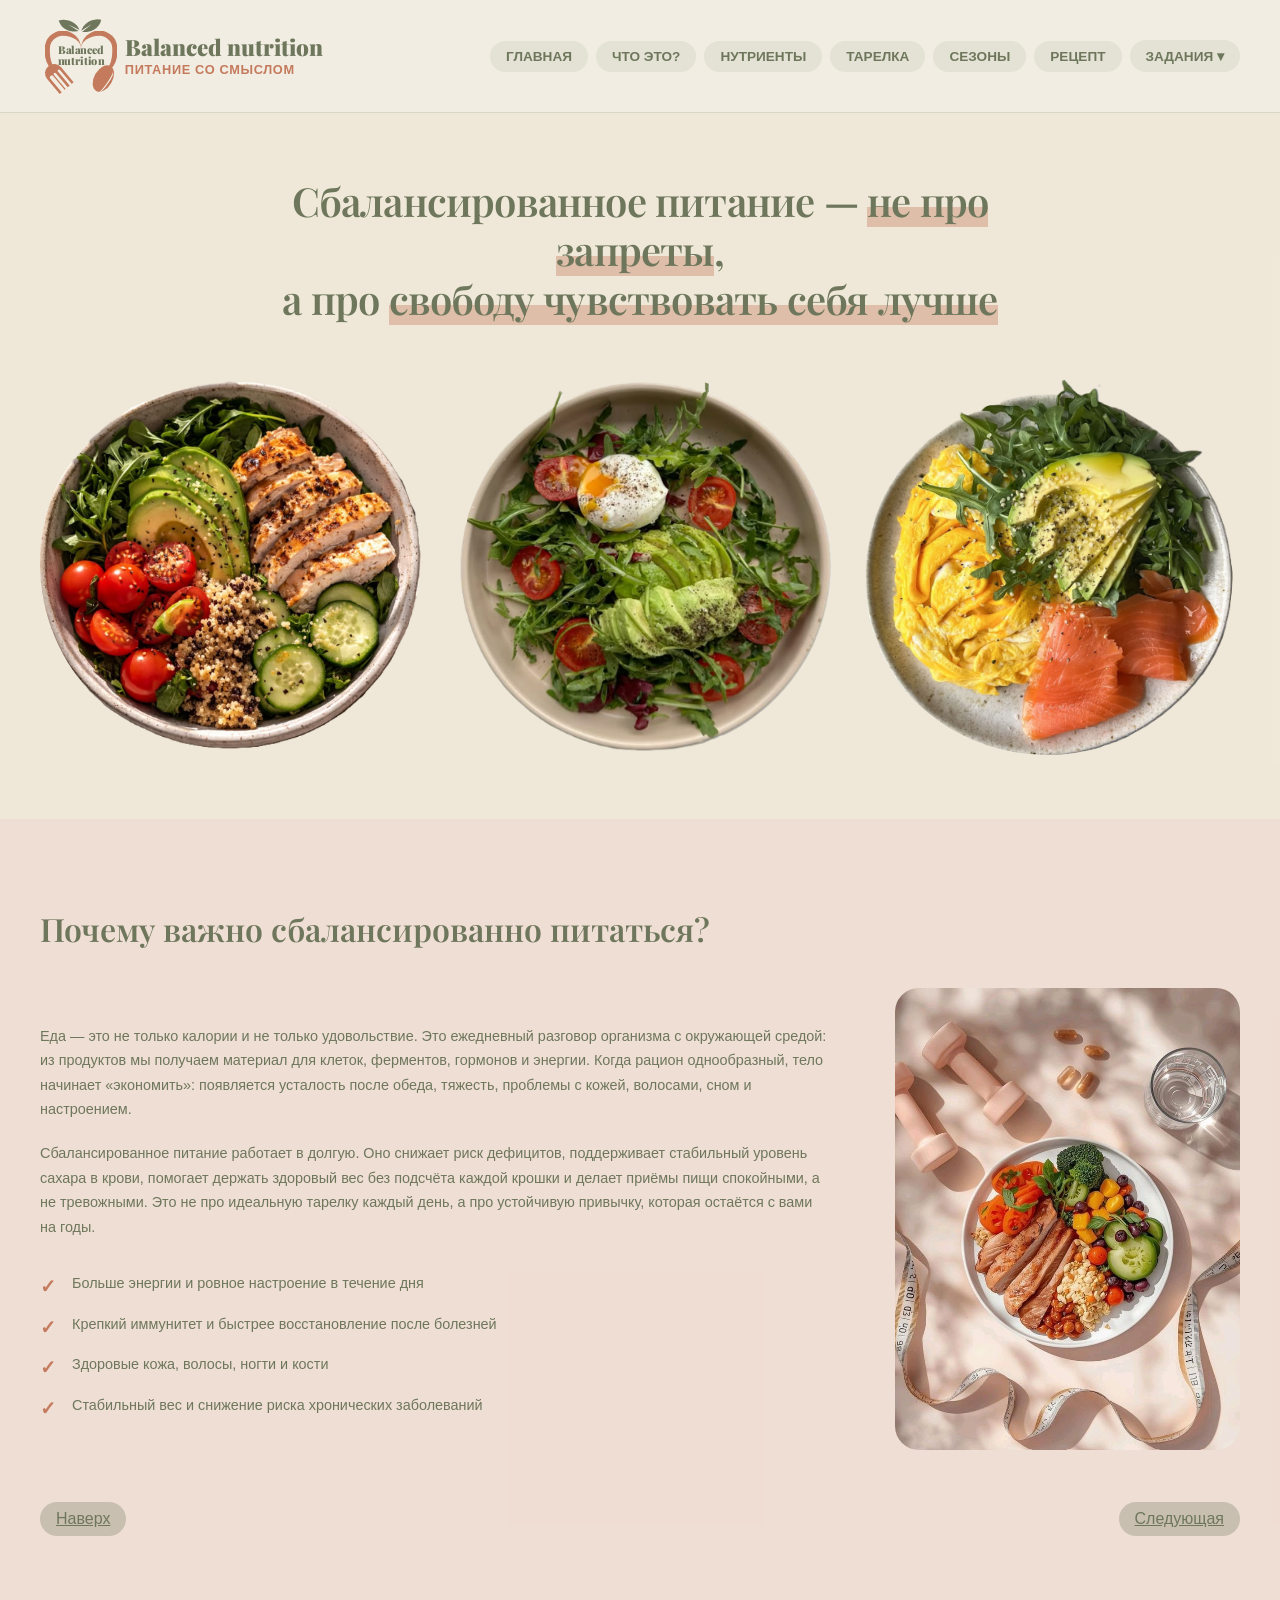
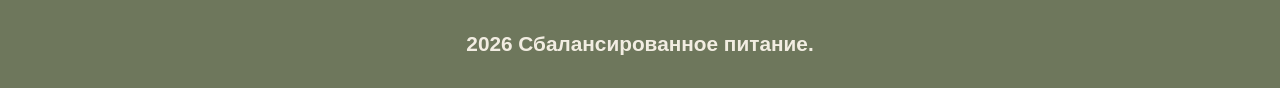
<file: index.html>
<!DOCTYPE html>
<html lang="ru">
<head>
    <meta charset="utf-8">
    <meta name="viewport" content="width=device-width, initial-scale=1.0">
    <title>Сбалансированное питание</title>
    <!-- [if IE]>
    <script>
        document.createElement('header');
        document.createElement('nav');
        document.createElement('section');
        document.createElement('article');
        document.createElement('aside');
        document.createElement('footer');
    </script>
    <![endif] -->
        <link rel="stylesheet" href="style.css">
        <link rel="stylesheet" href="html/logotip.css">
        <link href="https://fonts.googleapis.com/css2?family=Playfair+Display:wght@900&display=swap" rel="stylesheet">
</head>
<body>
    <header class="site-header">
        <div class="site-header__inner">
        
        <div class="header-brand">
            

            <a href="index.html" class="logo-css" aria-label="На главную">

                <div class="logo-css__leaves">
                    <div class="logo-css__leaf left"></div>
                    <div class="logo-css__leaf right"></div>
                </div>

                <div class="logo-css__heart">
                    <div class="logo-css__heart-lobe left"></div>
                    <div class="logo-css__heart-lobe right"></div>
                    <div class="logo-css__fork">
                        <div class="logo-css__fork-base"></div>
                        <div class="logo-css__tine g1"></div>
                        <div class="logo-css__tine g2"></div>
                        <div class="logo-css__tine g3"></div>
                    </div>
                    <div class="logo-css__spoon">
                        <div class="logo-css__spoon-highlight"></div>
                    </div>

                    <div class="text">Balanced<br>nutrition</div>
                </div>
            </a>


            <div class="logo-css__text">
                <span class="logo-css__title">Balanced nutrition</span>
                <span class="logo-css__subtitle">питание со смыслом</span>
            </div>
            
        </div>
            

            <nav>
                <ul class="main-menu">

                    <li><a href="index.html" title="Главная">Главная</a></li>
                    <li><a href="html/what.html" title="Что такое сбалансированное питание">Что это?</a></li>
                    <li><a href="html/nutrients.html" title="Нутриенты">Нутриенты</a></li>
                    <li><a href="html/plate.html" title="Гарвардская тарелка">Тарелка</a></li>
                    <li><a href="html/seasons.html" title="Питание по сезонам">Сезоны</a></li>
                    <li><a href="html/recipe.html" title="Рецепт">Рецепт</a></li>
                    

                    <li class="dropdown">
                        <a href="#" class="dropdown-toggle" tabindex="0">Задания ▾</a>
                        <ul class="dropdown-menu">
                            <li><a href="html/drawing.html">Рисунок CSS</a></li>
                            <li><a href="html/animation.html">Flexbox-ролик</a></li>
                            <li><a href="html/dom_test.html">DOM-тест</a></li>
                        </ul>
                    </li>
                </ul>
            </nav>
        </div>
    </header>


    <main class="main-content">
        

        <section class="hero">
            <div class="hero__inner">

                <h1 class="hero__slogan">
                    Сбалансированное питание — <span class="hero__slogan-highlight">не про запреты</span>,<br>
                     а про <span class="hero__slogan-highlight">свободу чувствовать себя лучше</span>
                </h1>
                

                <div class="hero__images">
                    <img src="img/photo1.webp" class="hero__img" alt="Картинка 1">
                    <img src="img/photo2.webp" class="hero__img" alt="Картинка 2">
                    <img src="img/photo3.webp" class="hero__img" alt="Картинка 3">
                </div>
            </div>
        </section>

        <section class="why">
            <div class="why__inner">
                

                <h2 class="why__title">Почему важно сбалансированно питаться?</h2>

                <div class="why__layout">

                    <div class="why__text">
                        <p>Еда — это не только калории и не только удовольствие. Это ежедневный разговор организма с окружающей средой: из продуктов мы получаем материал для клеток, ферментов, гормонов и энергии. Когда рацион однообразный, тело начинает «экономить»: появляется усталость после обеда, тяжесть, проблемы с кожей, волосами, сном и настроением.</p>
                
                        <p>Сбалансированное питание работает в долгую. Оно снижает риск дефицитов, поддерживает стабильный уровень сахара в крови, помогает держать здоровый вес без подсчёта каждой крошки и делает приёмы пищи спокойными, а не тревожными. Это не про идеальную тарелку каждый день, а про устойчивую привычку, которая остаётся с вами на годы.</p>
                        
                        <ul class="why__list">
                            <li>Больше энергии и ровное настроение в течение дня</li>
                            <li>Крепкий иммунитет и быстрее восстановление после болезней</li>
                            <li>Здоровые кожа, волосы, ногти и кости</li>
                            <li>Стабильный вес и снижение риска хронических заболеваний</li>
                        </ul>
                    </div>
                    

                    <div class="why__img-wrap">
                        <img src="img/photo4.webp" alt="Сбалансированное питание" class="why__img">
                    </div>
                </div>

                <div class="nav-buttons">                    
                    <a href="#top" class="btn_glav">Наверх</a>                    
                    <a href="html/what.html" class="btn_glav">Следующая</a>
                </div>
            </div>
        </section>

    </main>

    <footer class="site-footer">
        <div class="site-footer__inner">
            <div class="footer-text">2026 Сбалансированное питание.</div>
        </div>
    </footer>
</body>
</html>
</file>
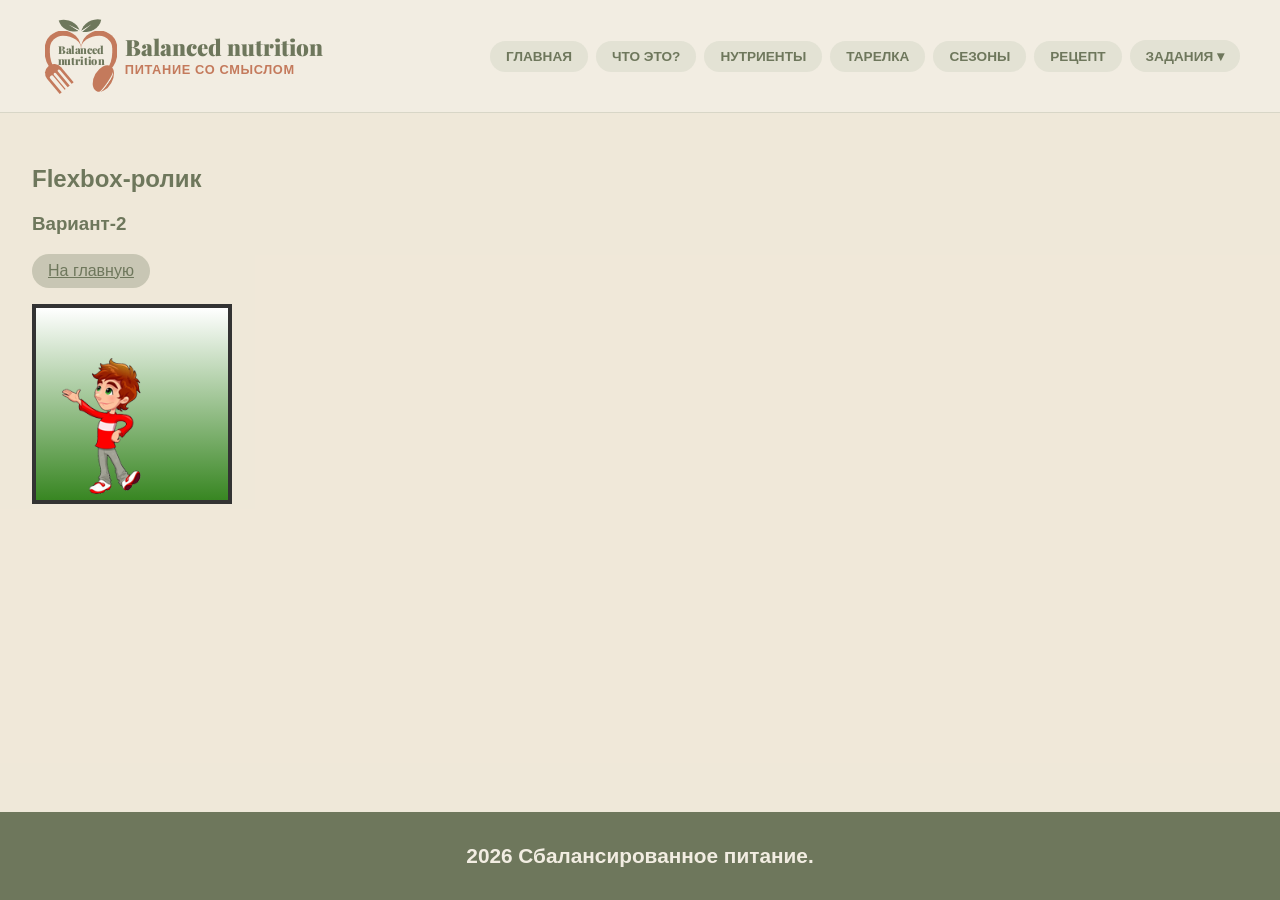
<file: html/animation.html>
<!DOCTYPE html>
<html lang="ru">
    <head>
        <meta charset="utf-8">
        <meta name="viewport" content="width=device-width, initial-scale=1.0">
        <title>Flexbox-ролик</title>
        <!-- [if IE]>
    <script>
        document.createElement('header');
        document.createElement('nav');
        document.createElement('section');
        document.createElement('article');
        document.createElement('aside');
        document.createElement('footer');
    </script>
    <![endif] -->
        <link rel="stylesheet" href="animation.css">
        <link rel="stylesheet" href="../style.css">
        <link rel="stylesheet" href="logotip.css">
        <link href="https://fonts.googleapis.com/css2?family=Playfair+Display:wght@900&display=swap" rel="stylesheet">
    </head>
    <body>
    <header class="site-header">
        <div class="site-header__inner">
        
        <div class="header-brand">
            
            <a href="../index.html" class="logo-css" aria-label="На главную">

                <div class="logo-css__leaves">
                    <div class="logo-css__leaf left"></div>
                    <div class="logo-css__leaf right"></div>
                </div>

                <div class="logo-css__heart">
                    <div class="logo-css__heart-lobe left"></div>
                    <div class="logo-css__heart-lobe right"></div>
                    <div class="logo-css__fork">
                        <div class="logo-css__fork-base"></div>
                        <div class="logo-css__tine g1"></div>
                        <div class="logo-css__tine g2"></div>
                        <div class="logo-css__tine g3"></div>
                    </div>
                    <div class="logo-css__spoon">
                        <div class="logo-css__spoon-highlight"></div>
                    </div>

                    <div class="text">Balanced<br>nutrition</div>
                </div>
            </a>


            <div class="logo-css__text">
                <span class="logo-css__title">Balanced nutrition</span>
                <span class="logo-css__subtitle">питание со смыслом</span>
            </div>
            
        </div>
            

            <nav>
                <ul class="main-menu">

                    <li><a href="../index.html" title="Главная">Главная</a></li>
                    <li><a href="what.html" title="Что такое сбалансированное питание">Что это?</a></li>
                    <li><a href="nutrients.html" title="Нутриенты">Нутриенты</a></li>
                    <li><a href="plate.html" title="Гарвардская тарелка">Тарелка</a></li>
                    <li><a href="seasons.html" title="Питание по сезонам">Сезоны</a></li>
                    <li><a href="recipe.html" title="Рецепт">Рецепт</a></li>
                    

                    <li class="dropdown">
                        <a href="#" class="dropdown-toggle" tabindex="0">Задания ▾</a>
                        <ul class="dropdown-menu">
                            <li><a href="drawing.html">Рисунок CSS</a></li>
                            <li><a href="animation.html">Flexbox-ролик</a></li>
                            <li><a href="dom_test.html">DOM-тест</a></li>
                        </ul>
                    </li>
                </ul>
            </nav>
        </div>
    </header>


    <main class="main-content">
        <h2>Flexbox-ролик</h2>
        <h3>Вариант-2</h3>
        <nav><a href="../index.html" class="btn_glav">На главную</a></nav>

        <div class="flexbox">
                <div class="layer layer-static">
                    <img src="../img/boy1.png" class="boy">
                </div>
                <div class="layer layer-hover">
                    <div class="text1 text-hover">Где мяч?</div>
                    <img src="../img/boy2.png" class="boy">
                </div>

                <div class="layer layer-active">
                    <div class="text1 text1-active">Это кирпич!</div>
                    <img src="../img/boy3.png" class="boy boy3">
                </div>

                <div class="item ball">
                    <img src="../img/ball.png" class="item-img">
                </div>
                <div class="item box">
                    <img src="../img/box.png" class="item-img">
                </div>
            </div>
    </main>

    <footer class="site-footer">
        <div class="site-footer__inner">
            <div class="footer-text">2026 Сбалансированное питание.</div>
        </div>
    </footer>
        </main>
    </body>
</html>
</file>
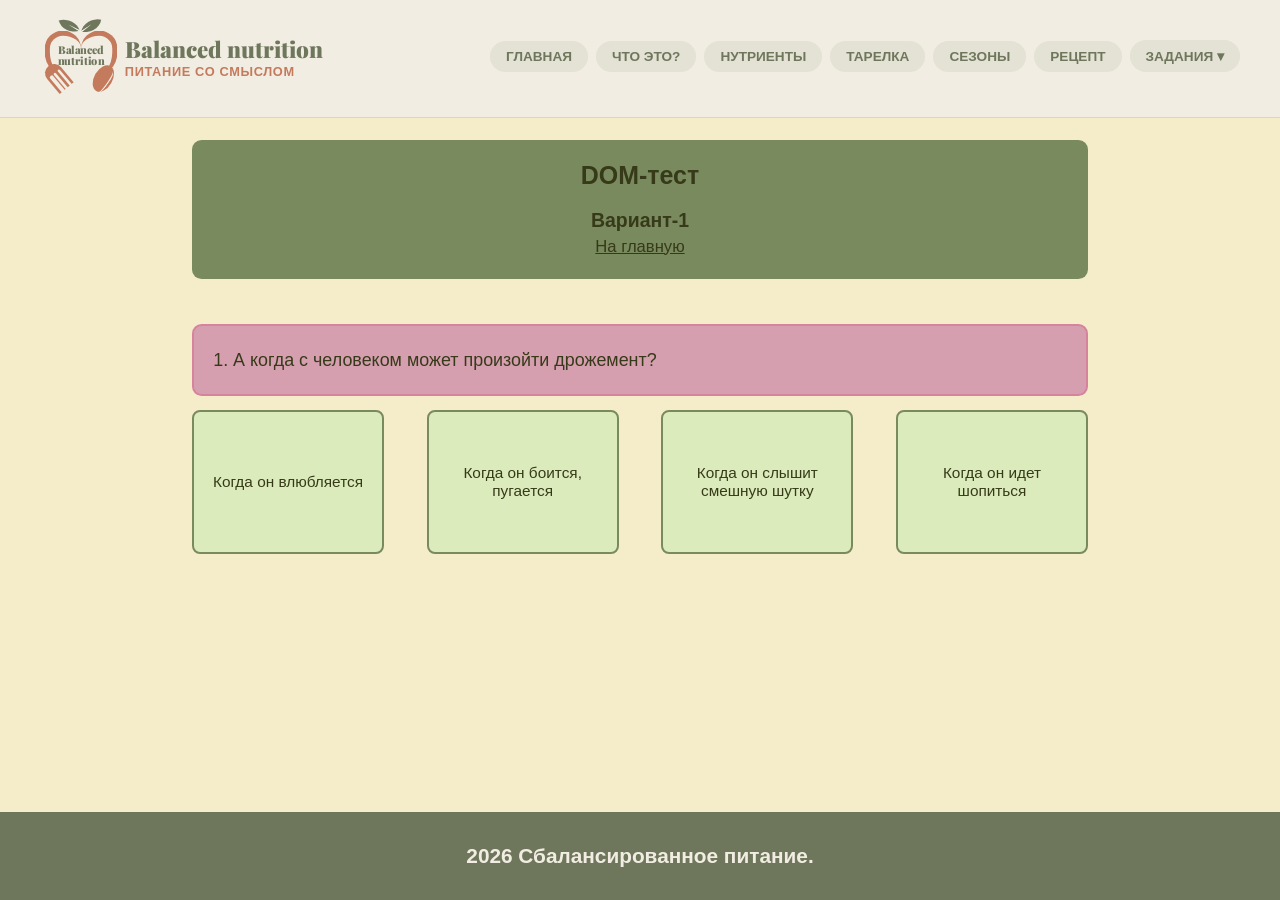
<file: html/dom_test.html>
<!DOCTYPE html>
<html lang="ru">
<head>
    <meta charset="UTF-8">
    <meta name="viewport" content="width=device-width, initial-scale=1.0">
    <title>DOM-тест</title>
    <!-- [if IE]>
    <script>
        document.createElement('header');
        document.createElement('nav');
        document.createElement('section');
        document.createElement('article');
        document.createElement('aside');
        document.createElement('footer');
    </script>
    <![endif] -->
    <link rel="stylesheet" href="dom_test.css">
    <link rel="stylesheet" href="../style.css">
    <link rel="stylesheet" href="logotip.css">
    <link href="https://fonts.googleapis.com/css2?family=Playfair+Display:wght@900&display=swap" rel="stylesheet">
</head>
<body>
    <header class="site-header">
        <div class="site-header__inner">
        

        <div class="header-brand">
            

            <a href="../index.html" class="logo-css" aria-label="На главную">

                <div class="logo-css__leaves">
                    <div class="logo-css__leaf left"></div>
                    <div class="logo-css__leaf right"></div>
                </div>

                <div class="logo-css__heart">
                    <div class="logo-css__heart-lobe left"></div>
                    <div class="logo-css__heart-lobe right"></div>
                    <div class="logo-css__fork">
                        <div class="logo-css__fork-base"></div>
                        <div class="logo-css__tine g1"></div>
                        <div class="logo-css__tine g2"></div>
                        <div class="logo-css__tine g3"></div>
                    </div>
                    <div class="logo-css__spoon">
                        <div class="logo-css__spoon-highlight"></div>
                    </div>

                    <div class="text">Balanced<br>nutrition</div>
                </div>
            </a>


            <div class="logo-css__text">
                <span class="logo-css__title">Balanced nutrition</span>
                <span class="logo-css__subtitle">питание со смыслом</span>
            </div>
            
        </div>
            

            <nav>
                <ul class="main-menu">

                    <li><a href="../index.html" title="Главная">Главная</a></li>
                    <li><a href="what.html" title="Что такое сбалансированное питание">Что это?</a></li>
                    <li><a href="nutrients.html" title="Нутриенты">Нутриенты</a></li>
                    <li><a href="plate.html" title="Гарвардская тарелка">Тарелка</a></li>
                    <li><a href="seasons.html" title="Питание по сезонам">Сезоны</a></li>
                    <li><a href="recipe.html" title="Рецепт">Рецепт</a></li>
                    

                    <li class="dropdown">
                        <a href="#" class="dropdown-toggle" tabindex="0">Задания ▾</a>
                        <ul class="dropdown-menu">
                            <li><a href="drawing.html">Рисунок CSS</a></li>
                            <li><a href="animation.html">Flexbox-ролик</a></li>
                            <li><a href="dom_test.html">DOM-тест</a></li>
                        </ul>
                    </li>
                </ul>
            </nav>
        </div>
    </header>


    <main class="main-content">
        <div class="header">
        <h2>DOM-тест</h2>
        <h3>Вариант-1</h3>
        <a href="../index.html" class="glav">На главную</a>
        </div>
        <main>
        <div id="stats"></div>
        
        <div id="end-message">Вопросы закончились!</div>
        
        <div id="quiz-container"></div>

        </main>

    </main>
    <script src="script.js"></script>

    <footer class="site-footer">
        <div class="site-footer__inner">
            <div class="footer-text">2026 Сбалансированное питание.</div>
        </div>
    </footer>
</body>
</html>
</file>
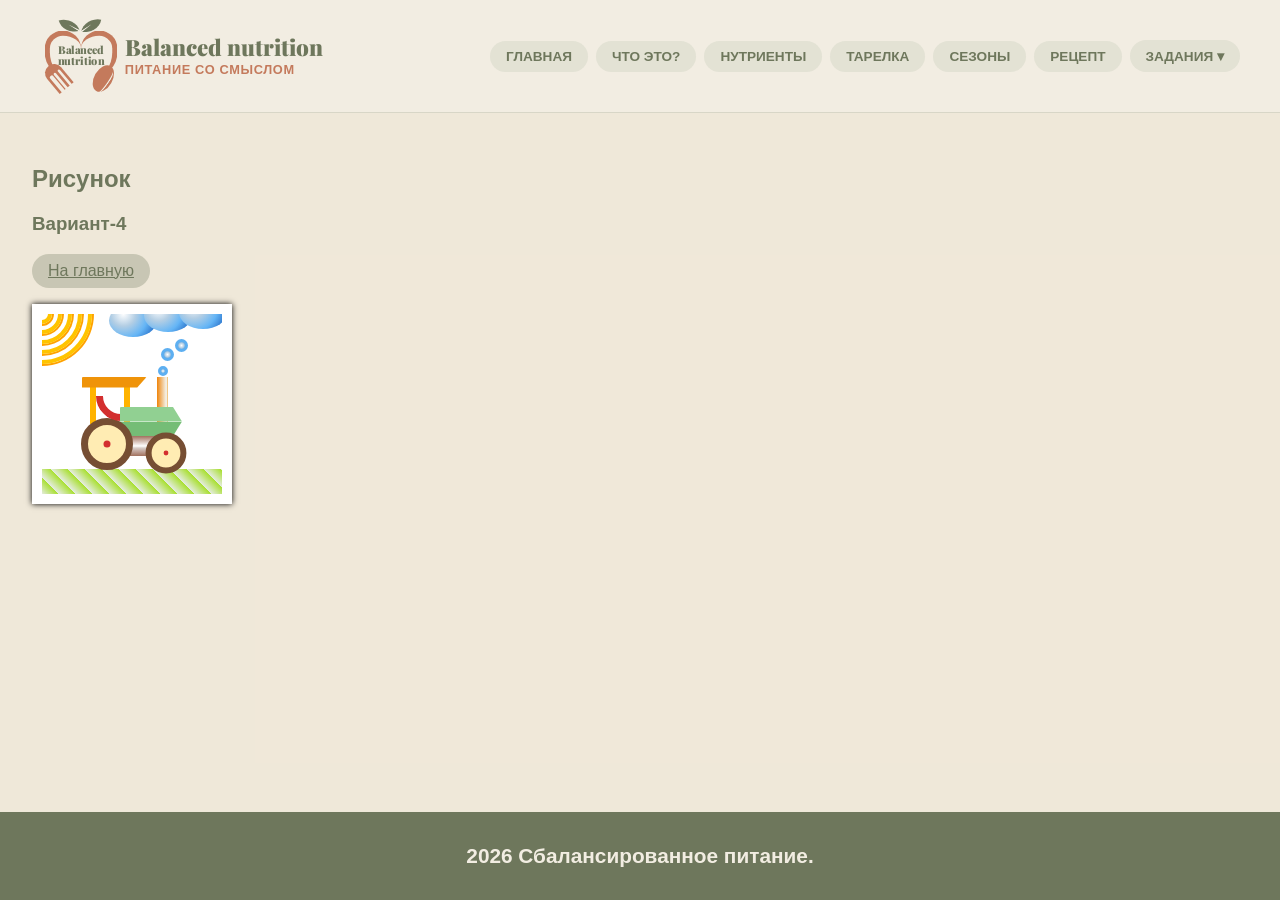
<file: html/drawing.html>
<!DOCTYPE html>
<html lang="ru">
    <head>
        <meta charset="utf-8">
        <meta name="viewport" content="width=device-width, initial-scale=1.0">
        <title>Рисунок CSS</title>  
        <!-- [if IE]>
    <script>
        document.createElement('header');
        document.createElement('nav');
        document.createElement('section');
        document.createElement('article');
        document.createElement('aside');
        document.createElement('footer');
    </script>
    <![endif] --> 
        <link rel="stylesheet" href="pic.css">
        <link rel="stylesheet" href="../style.css">
        <link rel="stylesheet" href="logotip.css">
        <link href="https://fonts.googleapis.com/css2?family=Playfair+Display:wght@900&display=swap" rel="stylesheet">
    </head>
    <body>
    <header class="site-header">
        <div class="site-header__inner">
        

        <div class="header-brand">
            
            <a href="../index.html" class="logo-css" aria-label="На главную">
                <div class="logo-css__leaves">
                    <div class="logo-css__leaf left"></div>
                    <div class="logo-css__leaf right"></div>
                </div>

                <div class="logo-css__heart">
                    <div class="logo-css__heart-lobe left"></div>
                    <div class="logo-css__heart-lobe right"></div>
                    <div class="logo-css__fork">
                        <div class="logo-css__fork-base"></div>
                        <div class="logo-css__tine g1"></div>
                        <div class="logo-css__tine g2"></div>
                        <div class="logo-css__tine g3"></div>
                    </div>
                    <div class="logo-css__spoon">
                        <div class="logo-css__spoon-highlight"></div>
                    </div>

                    <div class="text">Balanced<br>nutrition</div>
                </div>
            </a>


            <div class="logo-css__text">
                <span class="logo-css__title">Balanced nutrition</span>
                <span class="logo-css__subtitle">питание со смыслом</span>
            </div>
            
        </div>
            
            <nav>
                <ul class="main-menu">

                    <li><a href="../index.html" title="Главная">Главная</a></li>                    
                    <li><a href="what.html" title="Что такое сбалансированное питание">Что это?</a></li>
                    <li><a href="nutrients.html" title="Нутриенты">Нутриенты</a></li>
                    <li><a href="plate.html" title="Гарвардская тарелка">Тарелка</a></li>
                    <li><a href="seasons.html" title="Питание по сезонам">Сезоны</a></li>
                    <li><a href="recipe.html" title="Рецепт">Рецепт</a></li>
                    

                    <li class="dropdown">
                        <a href="#" class="dropdown-toggle" tabindex="0">Задания ▾</a>
                        <ul class="dropdown-menu">
                            <li><a href="drawing.html">Рисунок CSS</a></li>
                            <li><a href="animation.html">Flexbox-ролик</a></li>
                            <li><a href="dom_test.html">DOM-тест</a></li>
                        </ul>
                    </li>
                </ul>
            </nav>
        </div>
    </header>


    <div class="main-content">
        <div class="header">
            <h2>Рисунок</h2>
            <h3>Вариант-4</h3>
            <nav><a href="../index.html" class="btn_glav">На главную</a></nav>
        </div>

        <main>
            <div class="drawing">
                <div class="sun-wrapper">
                    <div class="sun-arc sun-arc-1"></div>
                    <div class="sun-arc sun-arc-2"></div>
                    <div class="sun-arc sun-arc-3"></div>
                    <div class="sun-arc sun-arc-4"></div>
                    <div class="sun-arc sun-arc-5"></div>
                </div>

                <div class="clouds">
                    <div class="cloud cloud-1"></div>
                    <div class="cloud cloud-2"></div>
                    <div class="cloud cloud-3"></div>
                </div>

                <div class="bubble bubble-1"></div>
                <div class="bubble bubble-2"></div>
                <div class="bubble bubble-3"></div>

                <div class="roof"></div>
                <div class="pillar pillar-left"></div>
                <div class="pillar pillar-right"></div>
                <div class="steering-wheel"></div>

                <div class="exhaust"></div>

                <div class="body body-top"></div>
                <div class="body body-bottom"></div>

                <div class="chassis"></div>

                <div class="wheel wheel-back">
                    <div class="wheel-center"></div>
                </div>

                <div class="wheel wheel-front">
                    <div class="wheel-center"></div>
                </div>

                <div class="grass"></div>
            </div>
        </main>
    </div>

        <footer class="site-footer">
            <div class="site-footer__inner">
                <div class="footer-text">2026 Сбалансированное питание.</div>
            </div>
        </footer>
    </body>
</html>
</file>
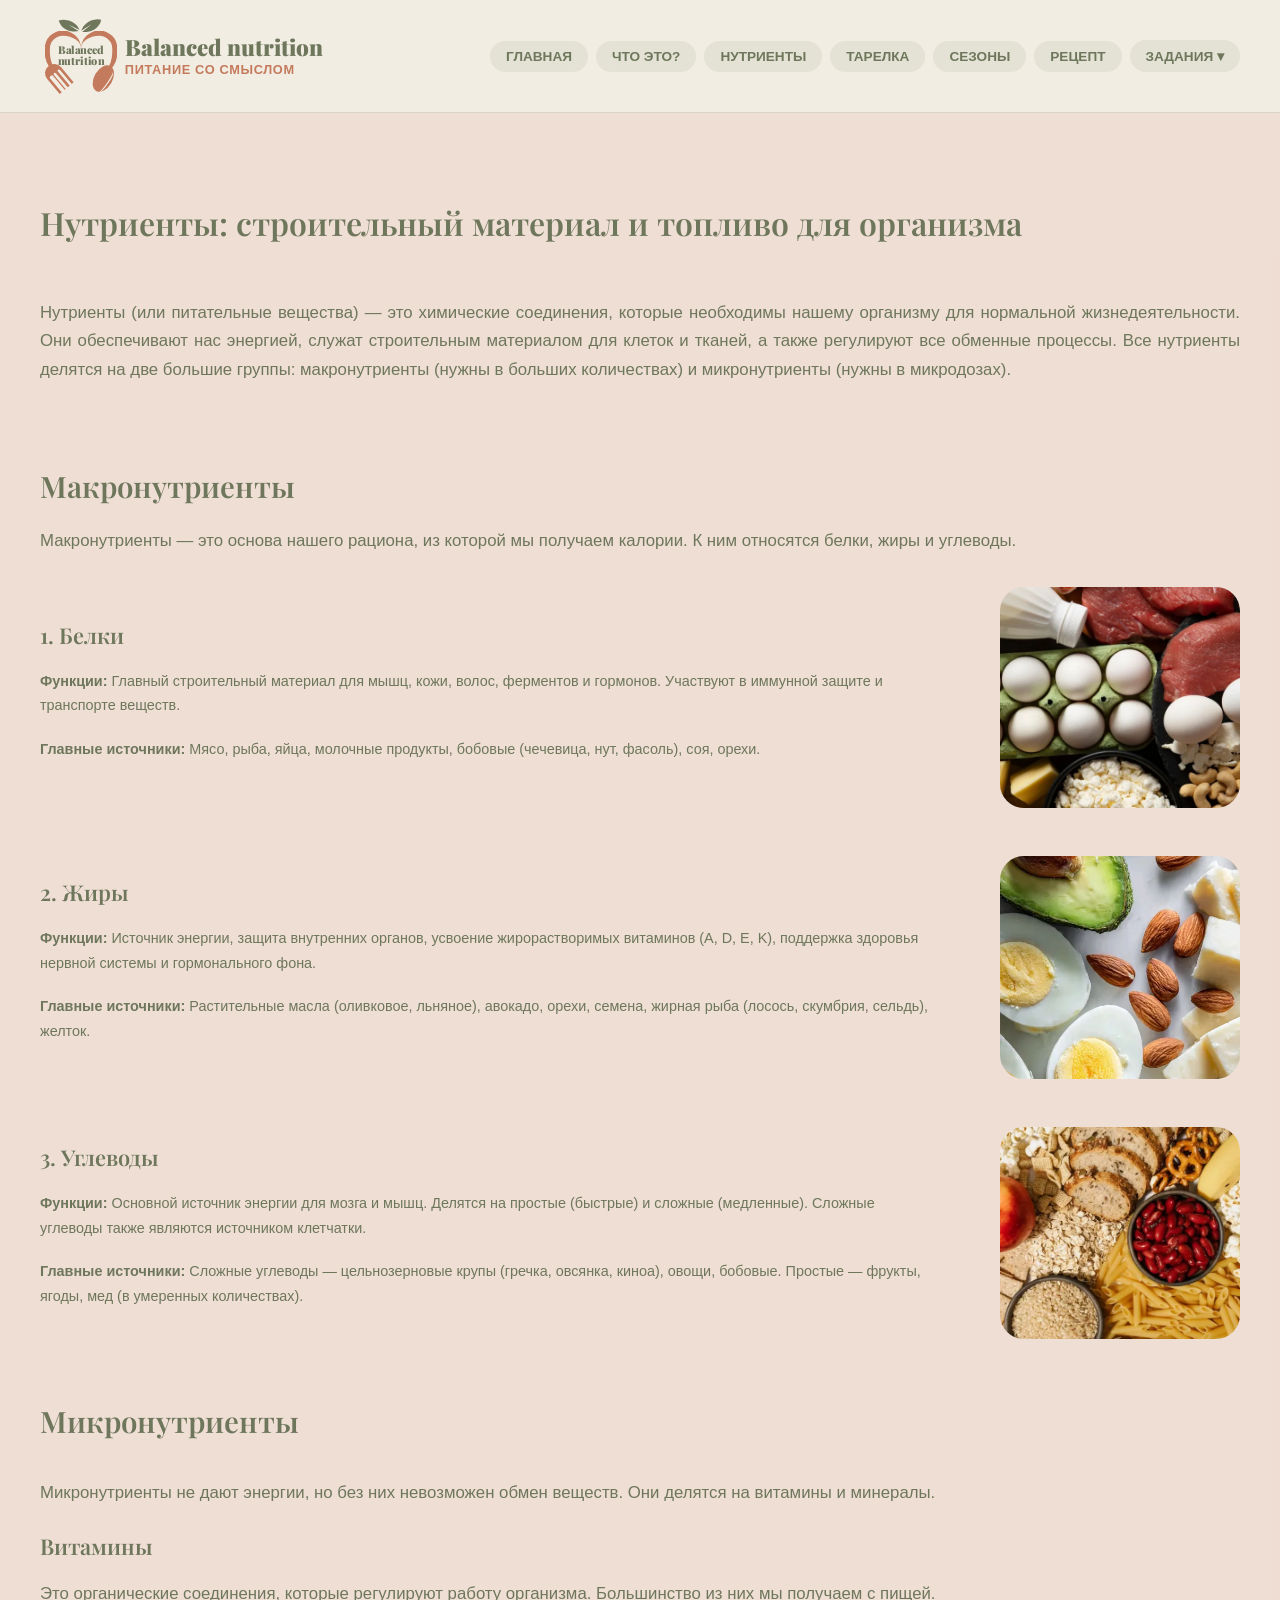
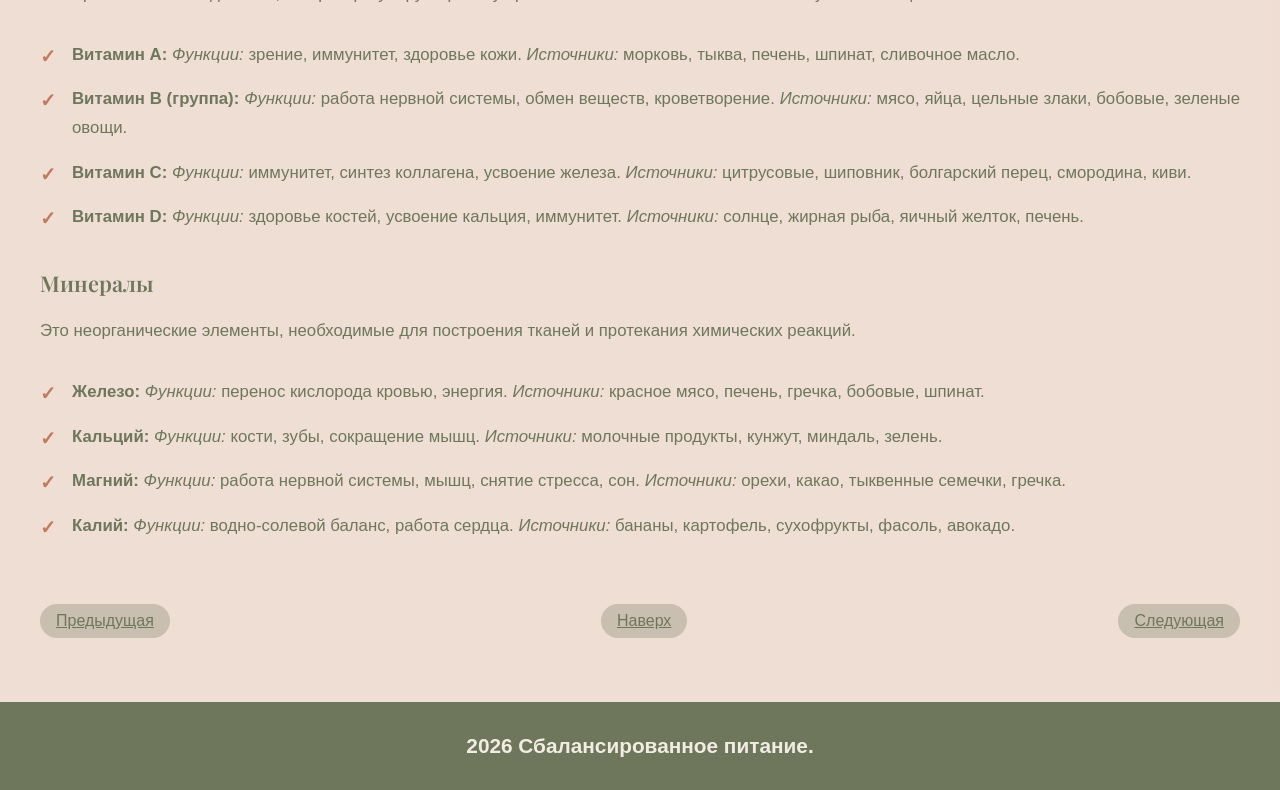
<file: html/nutrients.html>
<!DOCTYPE html>
<html lang="ru">
<head>
    <meta charset="utf-8">
    <meta name="viewport" content="width=device-width, initial-scale=1.0">
    <title>Нутриенты</title>
    <!-- [if IE]>
    <script>
        document.createElement('header');
        document.createElement('nav');
        document.createElement('section');
        document.createElement('article');
        document.createElement('aside');
        document.createElement('footer');
    </script>
    <![endif] -->
        <link rel="stylesheet" href="../style.css">
        <link rel="stylesheet" href="logotip.css">
        <link href="https://fonts.googleapis.com/css2?family=Playfair+Display:wght@900&display=swap" rel="stylesheet">
</head>
<body>

    <header class="site-header">
        <div class="site-header__inner">
        

        <div class="header-brand">
            

            <a href="../index.html" class="logo-css" aria-label="На главную">

                <div class="logo-css__leaves">
                    <div class="logo-css__leaf left"></div>
                    <div class="logo-css__leaf right"></div>
                </div>

                <div class="logo-css__heart">
                    <div class="logo-css__heart-lobe left"></div>
                    <div class="logo-css__heart-lobe right"></div>
                    <div class="logo-css__fork">
                        <div class="logo-css__fork-base"></div>
                        <div class="logo-css__tine g1"></div>
                        <div class="logo-css__tine g2"></div>
                        <div class="logo-css__tine g3"></div>
                    </div>
                    <div class="logo-css__spoon">
                        <div class="logo-css__spoon-highlight"></div>
                    </div>

                    <div class="text">Balanced<br>nutrition</div>
                </div>
            </a>

            <div class="logo-css__text">
                <span class="logo-css__title">Balanced nutrition</span>
                <span class="logo-css__subtitle">питание со смыслом</span>
            </div>
            
        </div>
            

            <nav>
                <ul class="main-menu">

                    <li><a href="../index.html" title="Главная">Главная</a></li>
                    <li><a href="what.html" title="Что такое сбалансированное питание">Что это?</a></li>
                    <li><a href="nutrients.html" title="Нутриенты">Нутриенты</a></li>
                    <li><a href="plate.html" title="Гарвардская тарелка">Тарелка</a></li>
                    <li><a href="seasons.html" title="Питание по сезонам">Сезоны</a></li>
                    <li><a href="recipe.html" title="Рецепт">Рецепт</a></li>

                    <li class="dropdown">
                        <a href="#" class="dropdown-toggle" tabindex="0">Задания ▾</a>
                        <ul class="dropdown-menu">
                            <li><a href="drawing.html">Рисунок CSS</a></li>
                            <li><a href="animation.html">Flexbox-ролик</a></li>
                            <li><a href="dom_test.html">DOM-тест</a></li>
                        </ul>
                    </li>
                </ul>
            </nav>
        </div>
    </header>

    <main class="main-content">
        <section class="why">
            <div class="why__inner">
                
                <h1 class="why__title">Нутриенты: строительный материал и топливо для организма</h1>

                <div class="article-text">
                    <p>Нутриенты (или питательные вещества) — это химические соединения, которые необходимы нашему организму для нормальной жизнедеятельности. Они обеспечивают нас энергией, служат строительным материалом для клеток и тканей, а также регулируют все обменные процессы. Все нутриенты делятся на две большие группы: макронутриенты (нужны в больших количествах) и микронутриенты (нужны в микродозах).</p>
                </div>

                <h2 class="nutrient-category">Макронутриенты</h2>
                <p class="article-text nutrient-intro">Макронутриенты — это основа нашего рациона, из которой мы получаем калории. К ним относятся белки, жиры и углеводы.</p>

                <div class="why__layout nutrient-block">
                    <div class="why__text">
                        <h3 class="nutrient-title">1. Белки</h3>
                        <p><strong>Функции:</strong> Главный строительный материал для мышц, кожи, волос, ферментов и гормонов. Участвуют в иммунной защите и транспорте веществ.</p>
                        <p><strong>Главные источники:</strong> Мясо, рыба, яйца, молочные продукты, бобовые (чечевица, нут, фасоль), соя, орехи.</p>
                    </div>
                    <div class="why__image-wrap">
                        <img src="../img/photo9.webp" alt="Продукты с белком" class="why__img">
                    </div>
                </div>

                <div class="why__layout nutrient-block">
                    <div class="why__text">
                        <h3 class="nutrient-title">2. Жиры</h3>
                        <p><strong>Функции:</strong> Источник энергии, защита внутренних органов, усвоение жирорастворимых витаминов (A, D, E, K), поддержка здоровья нервной системы и гормонального фона.</p>
                        <p><strong>Главные источники:</strong> Растительные масла (оливковое, льняное), авокадо, орехи, семена, жирная рыба (лосось, скумбрия, сельдь), желток.</p>
                    </div>
                    <div class="why__image-wrap">
                        <img src="../img/photo10.webp" alt="Полезные жиры" class="why__img">
                    </div>
                </div>

                <div class="why__layout nutrient-block">
                    <div class="why__text">
                        <h3 class="nutrient-title">3. Углеводы</h3>
                        <p><strong>Функции:</strong> Основной источник энергии для мозга и мышц. Делятся на простые (быстрые) и сложные (медленные). Сложные углеводы также являются источником клетчатки.</p>
                        <p><strong>Главные источники:</strong> Сложные углеводы — цельнозерновые крупы (гречка, овсянка, киноа), овощи, бобовые. Простые — фрукты, ягоды, мед (в умеренных количествах).</p>
                    </div>
                    <div class="why__image-wrap">
                        <!-- Картинка для Углеводов -->
                        <img src="../img/photo11.webp" alt="Сложные углеводы" class="why__img">
                    </div>
                </div>

                <h2 class="nutrient-category">Микронутриенты</h2>
                
                <!-- Блок Микронутриентов -->
                <div class="article-text nutrient-block">
                    <p>Микронутриенты не дают энергии, но без них невозможен обмен веществ. Они делятся на витамины и минералы.</p>

                    <h3 class="nutrient-title">Витамины</h3>
                    <p>Это органические соединения, которые регулируют работу организма. Большинство из них мы получаем с пищей.</p>
                    <ul class="why__list">
                        <li><strong>Витамин A:</strong> <em>Функции:</em> зрение, иммунитет, здоровье кожи. <em>Источники:</em> морковь, тыква, печень, шпинат, сливочное масло.</li>
                        <li><strong>Витамин B (группа):</strong> <em>Функции:</em> работа нервной системы, обмен веществ, кроветворение. <em>Источники:</em> мясо, яйца, цельные злаки, бобовые, зеленые овощи.</li>
                        <li><strong>Витамин C:</strong> <em>Функции:</em> иммунитет, синтез коллагена, усвоение железа. <em>Источники:</em> цитрусовые, шиповник, болгарский перец, смородина, киви.</li>
                        <li><strong>Витамин D:</strong> <em>Функции:</em> здоровье костей, усвоение кальция, иммунитет. <em>Источники:</em> солнце, жирная рыба, яичный желток, печень.</li>
                    </ul>

                    <h3 class="nutrient-title nutrient-title--spaced">Минералы</h3>
                    <p>Это неорганические элементы, необходимые для построения тканей и протекания химических реакций.</p>
                    <ul class="why__list">
                        <li><strong>Железо:</strong> <em>Функции:</em> перенос кислорода кровью, энергия. <em>Источники:</em> красное мясо, печень, гречка, бобовые, шпинат.</li>
                        <li><strong>Кальций:</strong> <em>Функции:</em> кости, зубы, сокращение мышц. <em>Источники:</em> молочные продукты, кунжут, миндаль, зелень.</li>
                        <li><strong>Магний:</strong> <em>Функции:</em> работа нервной системы, мышц, снятие стресса, сон. <em>Источники:</em> орехи, какао, тыквенные семечки, гречка.</li>
                        <li><strong>Калий:</strong> <em>Функции:</em> водно-солевой баланс, работа сердца. <em>Источники:</em> бананы, картофель, сухофрукты, фасоль, авокадо.</li>
                    </ul>
                </div>

                <div class="nav-buttons">
                    <a href="what.html" class="btn_glav">Предыдущая</a>

                    <a href="#top" class="btn_glav">Наверх</a>

                    <a href="plate.html" class="btn_glav">Следующая</a>
                </div>
            </div>
        </section>
    </main>


    <footer class="site-footer">
        <div class="site-footer__inner">
            <div class="footer-text">2026 Сбалансированное питание.</div>
        </div>
    </footer>
</body>
</html>
</file>
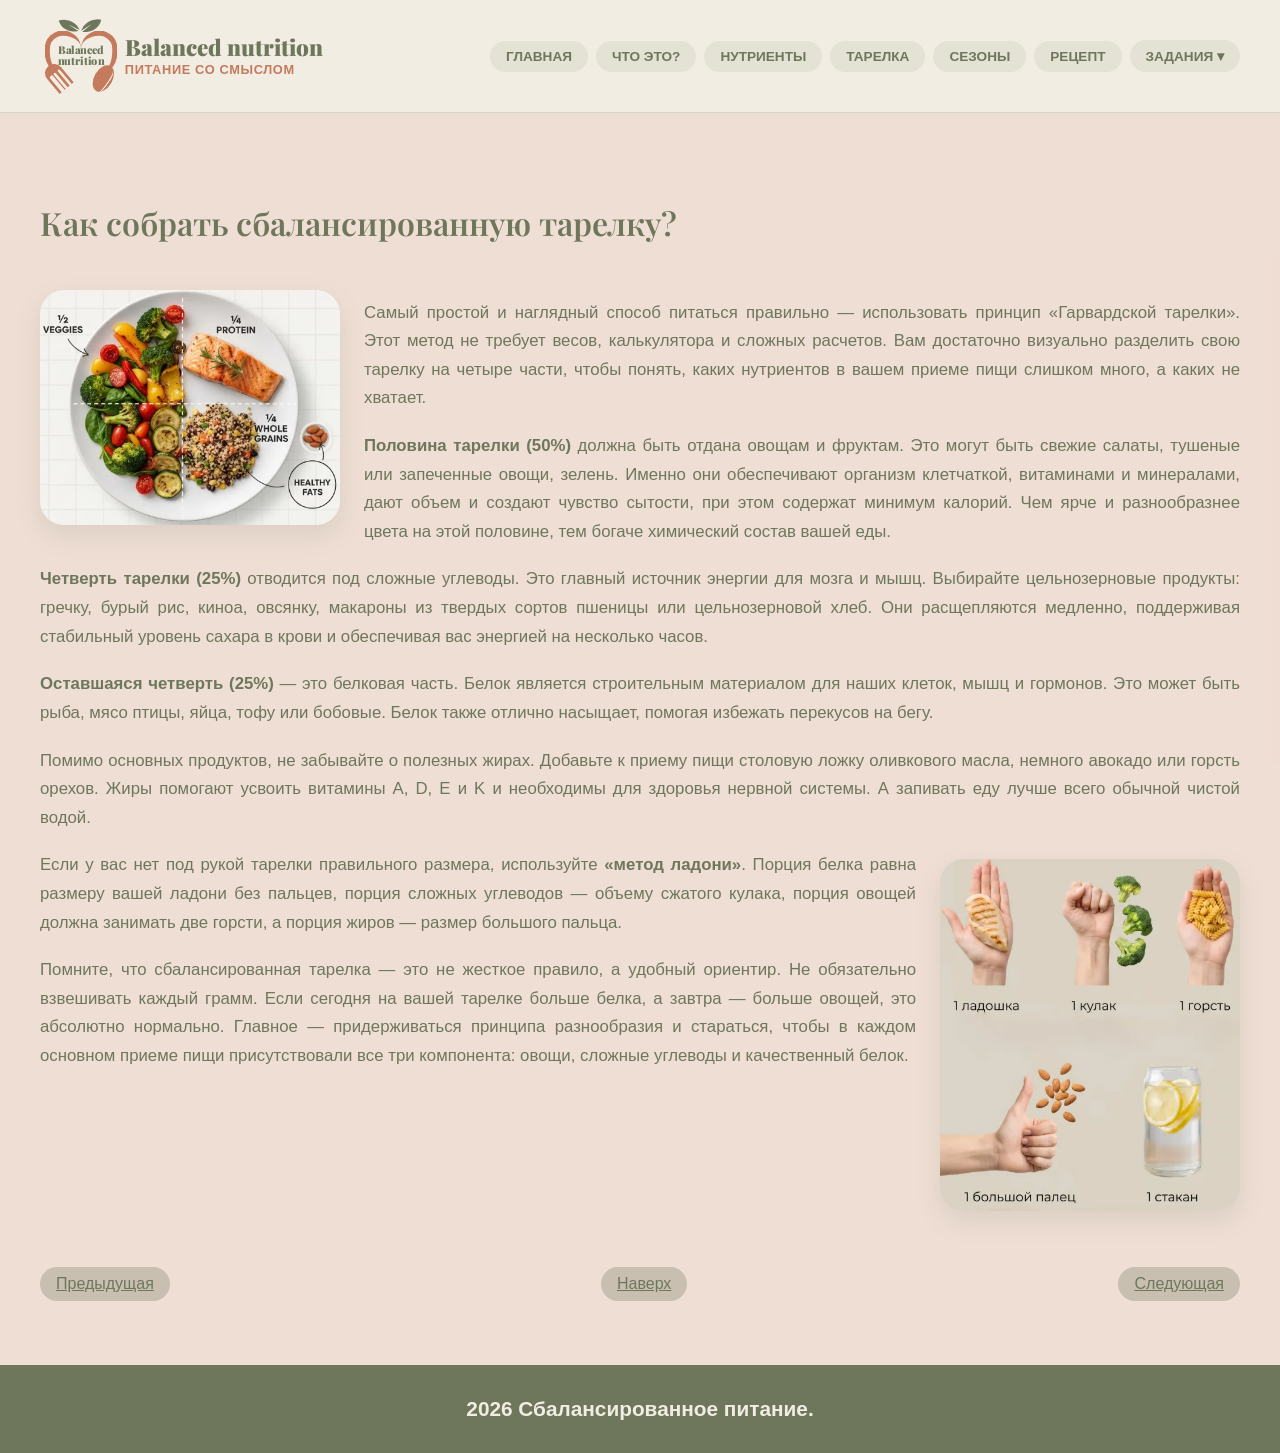
<file: html/plate.html>
<!DOCTYPE html>
<html lang="ru">
<head>
    <meta charset="utf-8">
    <meta name="viewport" content="width=device-width, initial-scale=1.0">
    <title>Гарвардская тарелка</title>
    <!-- [if IE]>
    <script>
        document.createElement('header');
        document.createElement('nav');
        document.createElement('section');
        document.createElement('article');
        document.createElement('aside');
        document.createElement('footer');
    </script>
    <![endif] -->
        <link rel="stylesheet" href="../style.css">
        <link rel="stylesheet" href="logotip.css">
        <link href="https://fonts.googleapis.com/css2?family=Playfair+Display:wght@900&display=swap" rel="stylesheet">
</head>
<body>
    <header class="site-header">
        <div class="site-header__inner">
        
        <div class="header-brand">
            
            <a href="../index.html" class="logo-css" aria-label="На главную">
                <div class="logo-css__leaves">
                    <div class="logo-css__leaf left"></div>
                    <div class="logo-css__leaf right"></div>
                </div>
                <div class="logo-css__heart">
                    <div class="logo-css__heart-lobe left"></div>
                    <div class="logo-css__heart-lobe right"></div>
                    <div class="logo-css__fork">
                        <div class="logo-css__fork-base"></div>
                        <div class="logo-css__tine g1"></div>
                        <div class="logo-css__tine g2"></div>
                        <div class="logo-css__tine g3"></div>
                    </div>
                    <div class="logo-css__spoon">
                        <div class="logo-css__spoon-highlight"></div>
                    </div>
                    <div class="text">Balanced<br>nutrition</div>
                </div>
            </a>

            <div class="logo-css__text">
                <span class="logo-css__title">Balanced nutrition</span>
                <span class="logo-css__subtitle">питание со смыслом</span>
            </div>
            
        </div>
            
            <nav>
                <ul class="main-menu">
                    <li><a href="../index.html" title="Главная">Главная</a></li>
                    <li><a href="what.html" title="Что такое сбалансированное питание">Что это?</a></li>
                    <li><a href="nutrients.html" title="Нутриенты">Нутриенты</a></li>
                    <li><a href="plate.html" title="Гарвардская тарелка">Тарелка</a></li>
                    <li><a href="seasons.html" title="Питание по сезонам">Сезоны</a></li>
                    <li><a href="recipe.html" title="Рецепт">Рецепт</a></li>
                    
                    <li class="dropdown">
                        <a href="#" class="dropdown-toggle" tabindex="0">Задания ▾</a>
                        <ul class="dropdown-menu">
                            <li><a href="drawing.html">Рисунок CSS</a></li>
                            <li><a href="animation.html">Flexbox-ролик</a></li>
                            <li><a href="dom_test.html">DOM-тест</a></li>
                        </ul>
                    </li>
                </ul>
            </nav>
        </div>
    </header>

    <main class="main-content">

        <section class="why">
            <div class="why__inner">
                
                <h2 class="why__title">Как собрать сбалансированную тарелку?</h2>

                <div class="article-text">
                    
                    <img src="../img/photo12.webp" alt="Сбалансированная тарелка" class="float-img float-left">
                    <p>Самый простой и наглядный способ питаться правильно — использовать принцип «Гарвардской тарелки». Этот метод не требует весов, калькулятора и сложных расчетов. Вам достаточно визуально разделить свою тарелку на четыре части, чтобы понять, каких нутриентов в вашем приеме пищи слишком много, а каких не хватает.</p>
                    
                    <p><strong>Половина тарелки (50%)</strong> должна быть отдана овощам и фруктам. Это могут быть свежие салаты, тушеные или запеченные овощи, зелень. Именно они обеспечивают организм клетчаткой, витаминами и минералами, дают объем и создают чувство сытости, при этом содержат минимум калорий. Чем ярче и разнообразнее цвета на этой половине, тем богаче химический состав вашей еды.</p>
                    
                    
                    <p><strong>Четверть тарелки (25%)</strong> отводится под сложные углеводы. Это главный источник энергии для мозга и мышц. Выбирайте цельнозерновые продукты: гречку, бурый рис, киноа, овсянку, макароны из твердых сортов пшеницы или цельнозерновой хлеб. Они расщепляются медленно, поддерживая стабильный уровень сахара в крови и обеспечивая вас энергией на несколько часов.</p>
                    
                    <p><strong>Оставшаяся четверть (25%)</strong> — это белковая часть. Белок является строительным материалом для наших клеток, мышц и гормонов. Это может быть рыба, мясо птицы, яйца, тофу или бобовые. Белок также отлично насыщает, помогая избежать перекусов на бегу.</p>

                    
                    <p>Помимо основных продуктов, не забывайте о полезных жирах. Добавьте к приему пищи столовую ложку оливкового масла, немного авокадо или горсть орехов. Жиры помогают усвоить витамины A, D, E и K и необходимы для здоровья нервной системы. А запивать еду лучше всего обычной чистой водой.</p>

                    <img src="../img/photo13.webp" alt="Принцип тарелки" class="float-img float-right">
                    <p>Если у вас нет под рукой тарелки правильного размера, используйте <strong>«метод ладони»</strong>. Порция белка равна размеру вашей ладони без пальцев, порция сложных углеводов — объему сжатого кулака, порция овощей должна занимать две горсти, а порция жиров — размер большого пальца.</p>

                    
                    <p>Помните, что сбалансированная тарелка — это не жесткое правило, а удобный ориентир. Не обязательно взвешивать каждый грамм. Если сегодня на вашей тарелке больше белка, а завтра — больше овощей, это абсолютно нормально. Главное — придерживаться принципа разнообразия и стараться, чтобы в каждом основном приеме пищи присутствовали все три компонента: овощи, сложные углеводы и качественный белок.</p>
                </div>

                <div class="nav-buttons">
                    <a href="nutrients.html" class="btn_glav">Предыдущая</a>
                    
                    <a href="#top" class="btn_glav">Наверх</a>
                    
                    <a href="seasons.html" class="btn_glav">Следующая</a>
                </div>
        </section>

    </main>

    <footer class="site-footer">
        <div class="site-footer__inner">
            <div class="footer-text">2026 Сбалансированное питание.</div>
        </div>
    </footer>
</body>
</html>
</file>
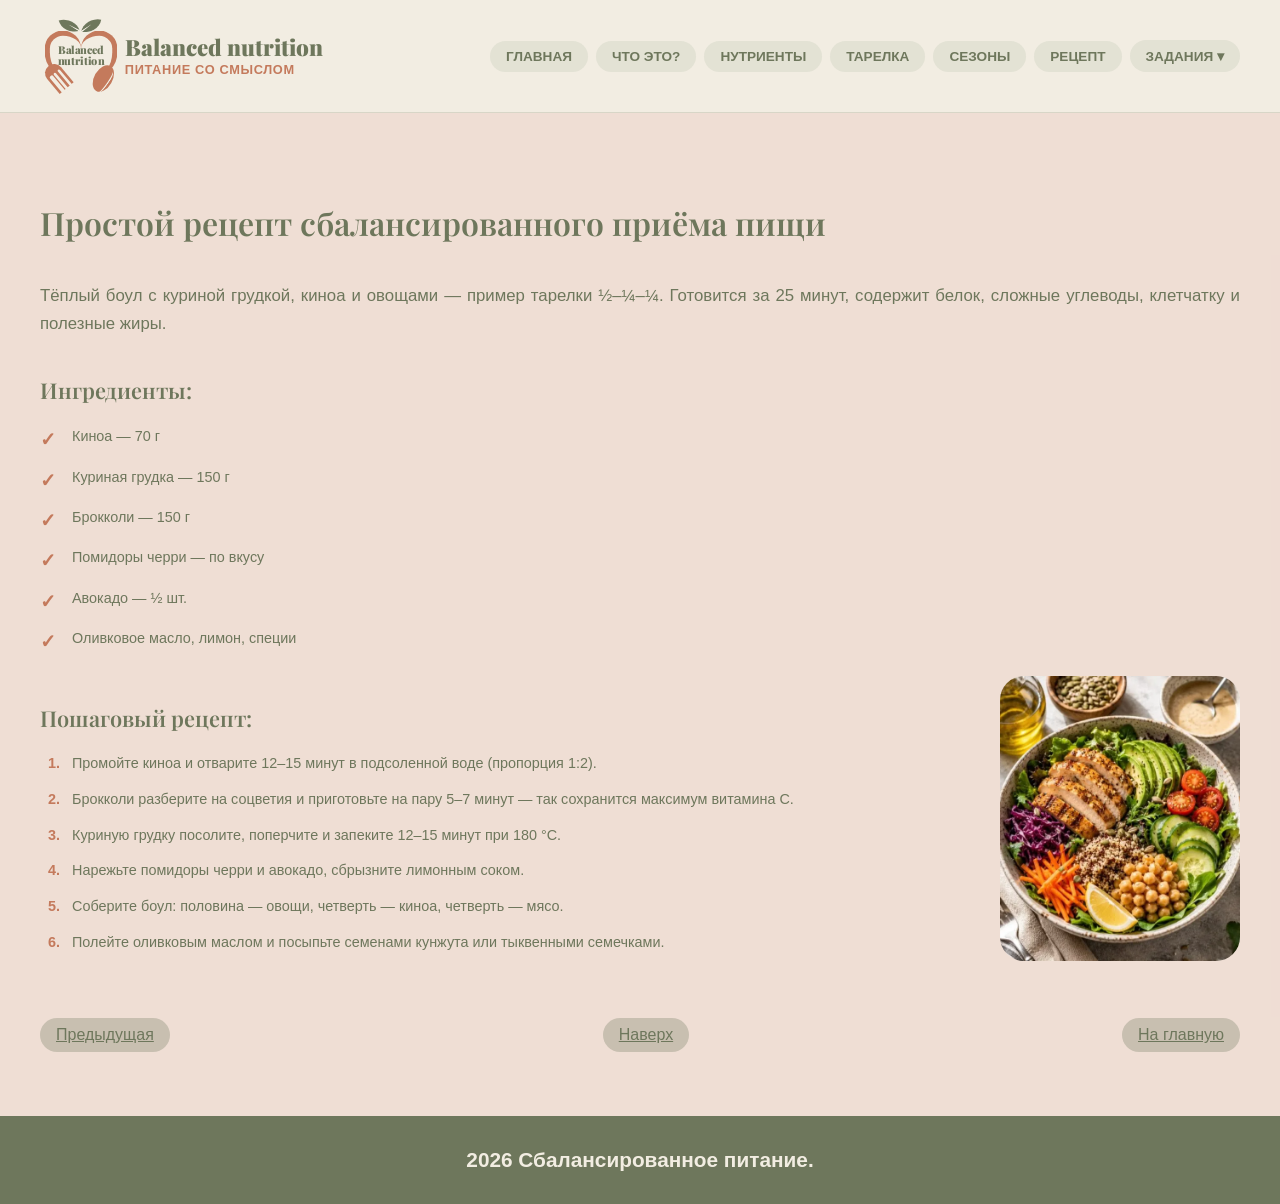
<file: html/recipe.html>
<!DOCTYPE html>
<html lang="ru">
<head>
    <meta charset="utf-8">
    <meta name="viewport" content="width=device-width, initial-scale=1.0">
    <title>Рецепт сбалансированного приёма пищи</title>
    <!-- [if IE]>
    <script>
        document.createElement('header');
        document.createElement('nav');
        document.createElement('section');
        document.createElement('article');
        document.createElement('aside');
        document.createElement('footer');
    </script>
    <![endif] -->
        <link rel="stylesheet" href="../style.css">
        <link rel="stylesheet" href="logotip.css">
        <link href="https://fonts.googleapis.com/css2?family=Playfair+Display:wght@900&display=swap" rel="stylesheet">
</head>
<body>
    <header class="site-header">
        <div class="site-header__inner">
        
        <div class="header-brand">
            
            <a href="../index.html" class="logo-css" aria-label="На главную">
                <div class="logo-css__leaves">
                    <div class="logo-css__leaf left"></div>
                    <div class="logo-css__leaf right"></div>
                </div>
                <div class="logo-css__heart">
                    <div class="logo-css__heart-lobe left"></div>
                    <div class="logo-css__heart-lobe right"></div>
                    <div class="logo-css__fork">
                        <div class="logo-css__fork-base"></div>
                        <div class="logo-css__tine g1"></div>
                        <div class="logo-css__tine g2"></div>
                        <div class="logo-css__tine g3"></div>
                    </div>
                    <div class="logo-css__spoon">
                        <div class="logo-css__spoon-highlight"></div>
                    </div>
                    <div class="text">Balanced<br>nutrition</div>
                </div>
            </a>

            <div class="logo-css__text">
                <span class="logo-css__title">Balanced nutrition</span>
                <span class="logo-css__subtitle">питание со смыслом</span>
            </div>
            
        </div>
            
            <nav>
                <ul class="main-menu">
                    <li><a href="../index.html" title="Главная">Главная</a></li>
                    <li><a href="what.html" title="Что такое сбалансированное питание">Что это?</a></li>
                    <li><a href="nutrients.html" title="Нутриенты">Нутриенты</a></li>
                    <li><a href="plate.html" title="Гарвардская тарелка">Тарелка</a></li>
                    <li><a href="seasons.html" title="Питание по сезонам">Сезоны</a></li>
                    <li><a href="recipe.html" title="Рецепт">Рецепт</a></li>
                    
                    <li class="dropdown">
                        <a href="#" class="dropdown-toggle" tabindex="0">Задания ▾</a>
                        <ul class="dropdown-menu">
                            <li><a href="drawing.html">Рисунок CSS</a></li>
                            <li><a href="animation.html">Flexbox-ролик</a></li>
                            <li><a href="dom_test.html">DOM-тест</a></li>
                        </ul>
                    </li>
                </ul>
            </nav>
        </div>
    </header>

    <main class="main-content">

        <section class="why">
            <div class="why__inner">
                
                <h2 class="why__title">Простой рецепт сбалансированного приёма пищи</h2>

                <p class="article-text" style="margin-bottom: 2rem;">
                    Тёплый боул с куриной грудкой, киноа и овощами — пример тарелки ½–¼–¼. Готовится за 25 минут, содержит белок, сложные углеводы, клетчатку и полезные жиры.
                </p>

                
                    
                    <div class="why__text">
                        <h3 class="nutrient-title" style="margin-bottom: 1rem;">Ингредиенты:</h3>
                        <ul class="why__list" style="margin-top: 0;">
                            <li>Киноа — 70 г</li>
                            <li>Куриная грудка — 150 г</li>
                            <li>Брокколи — 150 г</li>
                            <li>Помидоры черри — по вкусу</li>
                            <li>Авокадо — ½ шт.</li>
                            <li>Оливковое масло, лимон, специи</li>
                        </ul>
                    </div>
                <div class="why__layout">
                    <div class="why__text">
                        <h3 class="nutrient-title" style="margin-top: 2rem; margin-bottom: 1rem;">Пошаговый рецепт:</h3>
                        <ol class="recipe-steps">
                            <li>Промойте киноа и отварите 12–15 минут в подсоленной воде (пропорция 1:2).</li>
                            <li>Брокколи разберите на соцветия и приготовьте на пару 5–7 минут — так сохранится максимум витамина C.</li>
                            <li>Куриную грудку посолите, поперчите и запеките 12–15 минут при 180 °C.</li>
                            <li>Нарежьте помидоры черри и авокадо, сбрызните лимонным соком.</li>
                            <li>Соберите боул: половина — овощи, четверть — киноа, четверть — мясо.</li>
                            <li>Полейте оливковым маслом и посыпьте семенами кунжута или тыквенными семечками.</li>
                        </ol>
                    </div>
                    
                    <div class="why__image-wrap" style="flex: 1 1 50%;">
                        <img src="../img/photo18.webp" alt="Тёплый боул с лососем, киноа и овощами" class="why__img">
                    </div>

                </div>

                <div class="nav-buttons">
                    <a href="seasons.html" class="btn_glav">Предыдущая</a>
                    
                    <a href="#top" class="btn_glav">Наверх</a>
                    
                    <a href="../index.html" class="btn_glav">На главную</a>
                </div>
            </div>
        </section>

    </main>

    <footer class="site-footer">
        <div class="site-footer__inner">
            <div class="footer-text">2026 Сбалансированное питание.</div>
        </div>
    </footer>
</body>
</html>
</file>
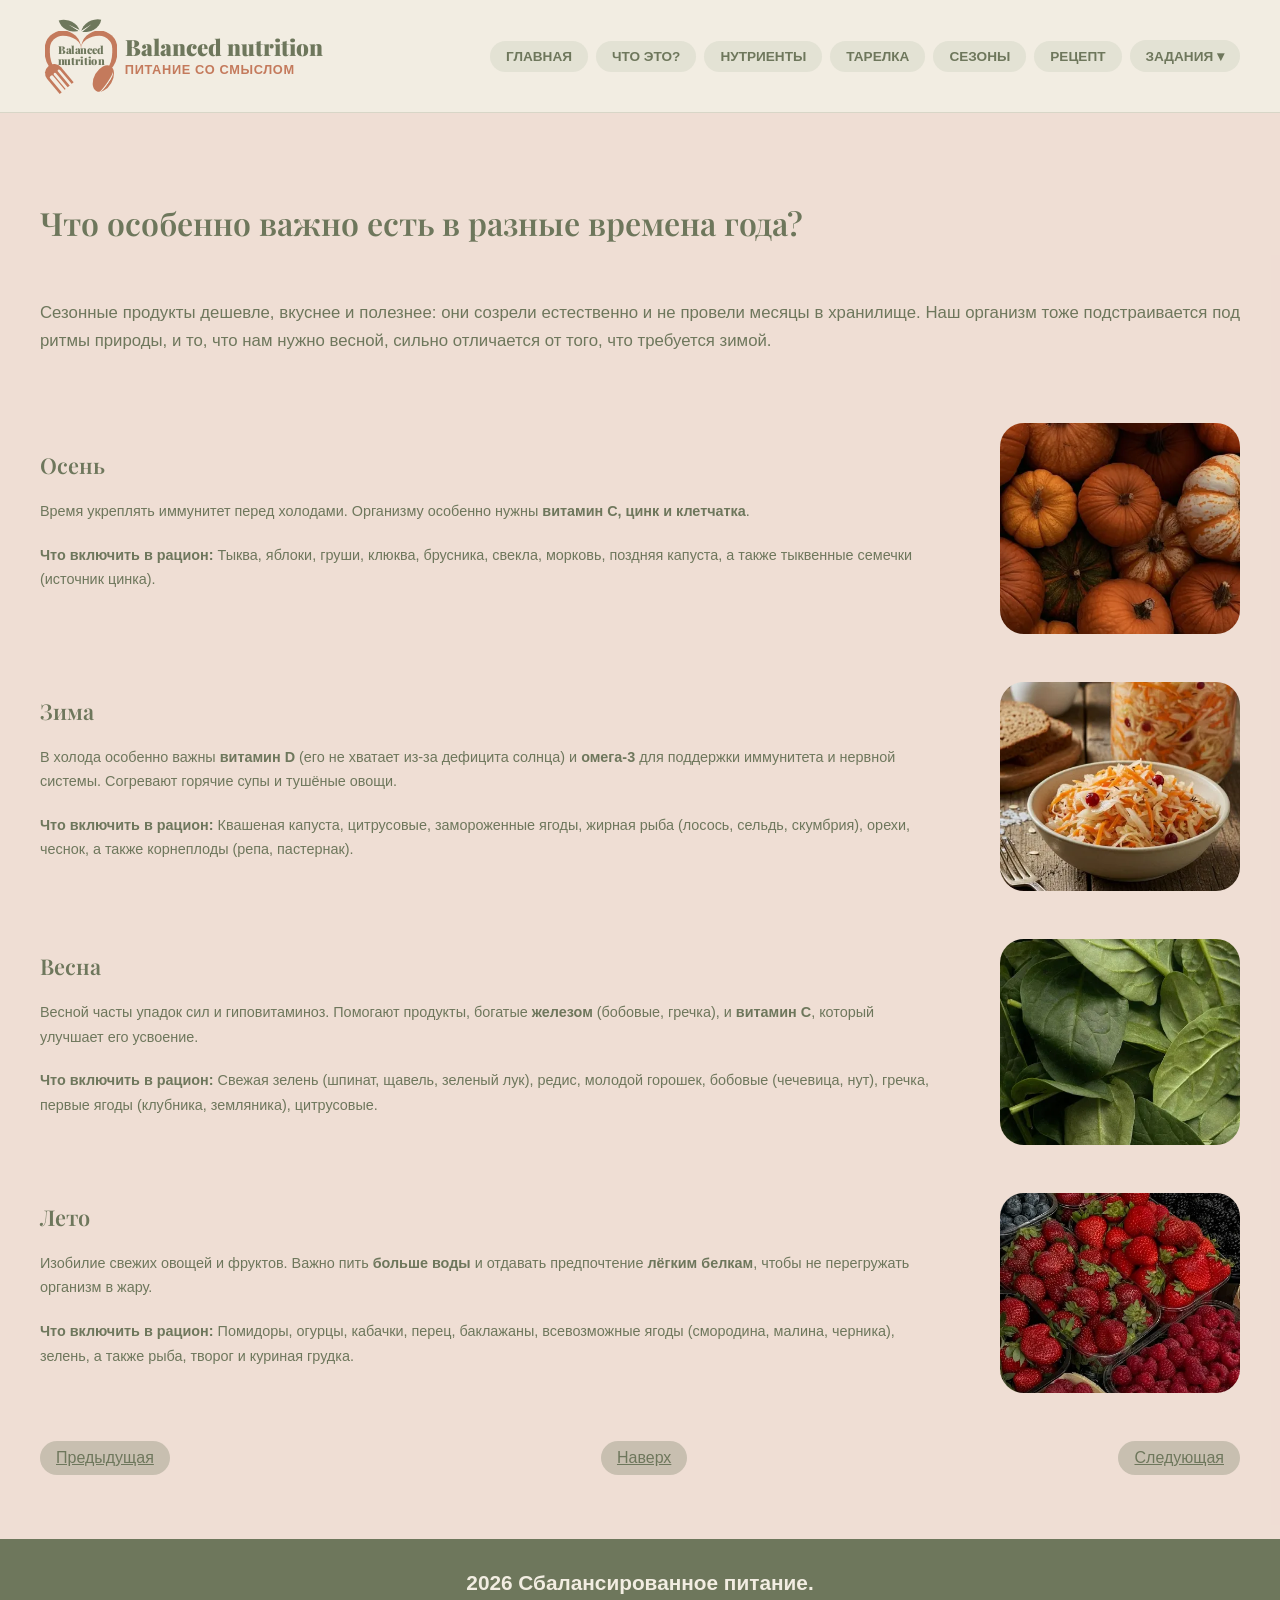
<file: html/seasons.html>
<!DOCTYPE html>
<html lang="ru">
<head>
    <meta charset="utf-8">
    <meta name="viewport" content="width=device-width, initial-scale=1.0">
    <title>Сезонные суперфуды</title>
    <!-- [if IE]>
    <script>
        document.createElement('header');
        document.createElement('nav');
        document.createElement('section');
        document.createElement('article');
        document.createElement('aside');
        document.createElement('footer');
    </script>
    <![endif] -->
        <link rel="stylesheet" href="../style.css">
        <link rel="stylesheet" href="logotip.css">
        <link href="https://fonts.googleapis.com/css2?family=Playfair+Display:wght@900&display=swap" rel="stylesheet">
</head>
<body>
    <header class="site-header">
        <div class="site-header__inner">
        
        <div class="header-brand">
            
            <a href="../index.html" class="logo-css" aria-label="На главную">
                <div class="logo-css__leaves">
                    <div class="logo-css__leaf left"></div>
                    <div class="logo-css__leaf right"></div>
                </div>
                <div class="logo-css__heart">
                    <div class="logo-css__heart-lobe left"></div>
                    <div class="logo-css__heart-lobe right"></div>
                    <div class="logo-css__fork">
                        <div class="logo-css__fork-base"></div>
                        <div class="logo-css__tine g1"></div>
                        <div class="logo-css__tine g2"></div>
                        <div class="logo-css__tine g3"></div>
                    </div>
                    <div class="logo-css__spoon">
                        <div class="logo-css__spoon-highlight"></div>
                    </div>
                    <div class="text">Balanced<br>nutrition</div>
                </div>
            </a>

            <div class="logo-css__text">
                <span class="logo-css__title">Balanced nutrition</span>
                <span class="logo-css__subtitle">питание со смыслом</span>
            </div>
            
        </div>
            
            <nav>
                <ul class="main-menu">
                    <li><a href="../index.html" title="Главная">Главная</a></li>
                    <li><a href="what.html" title="Что такое сбалансированное питание">Что это?</a></li>
                    <li><a href="nutrients.html" title="Нутриенты">Нутриенты</a></li>
                    <li><a href="plate.html" title="Гарвардская тарелка">Тарелка</a></li>
                    <li><a href="seasons.html" title="Питание по сезонам">Сезоны</a></li>
                    <li><a href="recipe.html" title="Рецепт">Рецепт</a></li>
                    
                    <li class="dropdown">
                        <a href="#" class="dropdown-toggle" tabindex="0">Задания ▾</a>
                        <ul class="dropdown-menu">
                            <li><a href="drawing.html">Рисунок CSS</a></li>
                            <li><a href="animation.html">Flexbox-ролик</a></li>
                            <li><a href="dom_test.html">DOM-тест</a></li>
                        </ul>
                    </li>
                </ul>
            </nav>
        </div>
    </header>

    <main class="main-content">
        <section class="why">
            <div class="why__inner">
                
                <h1 class="why__title">Что особенно важно есть в разные времена года?</h1>

                <div class="article-text">
                    <p>Сезонные продукты дешевле, вкуснее и полезнее: они созрели естественно и не провели месяцы в хранилище. Наш организм тоже подстраивается под ритмы природы, и то, что нам нужно весной, сильно отличается от того, что требуется зимой.</p>
                </div>

                <div class="why__layout nutrient-block" style="margin-top: 3rem;">
                    <div class="why__text">
                        <h2 class="nutrient-title">Осень</h2>
                        <p>Время укреплять иммунитет перед холодами. Организму особенно нужны <strong>витамин C, цинк и клетчатка</strong>.</p>
                        <p><strong>Что включить в рацион:</strong> Тыква, яблоки, груши, клюква, брусника, свекла, морковь, поздняя капуста, а также тыквенные семечки (источник цинка).</p>
                    </div>
                    <div class="why__image-wrap">
                        <img src="../img/photo14.webp" alt="Осенние продукты" class="why__img">
                    </div>
                </div>

                <div class="why__layout nutrient-block">
                    <div class="why__text">
                        <h2 class="nutrient-title">Зима</h2>
                        <p>В холода особенно важны <strong>витамин D</strong> (его не хватает из-за дефицита солнца) и <strong>омега-3</strong> для поддержки иммунитета и нервной системы. Согревают горячие супы и тушёные овощи.</p>
                        <p><strong>Что включить в рацион:</strong> Квашеная капуста, цитрусовые, замороженные ягоды, жирная рыба (лосось, сельдь, скумбрия), орехи, чеснок, а также корнеплоды (репа, пастернак).</p>
                    </div>
                    <div class="why__image-wrap">
                        <img src="../img/photo15.webp" alt="Зимние продукты" class="why__img">
                    </div>
                </div>

                <div class="why__layout nutrient-block">
                    <div class="why__text">
                        <h2 class="nutrient-title">Весна</h2>
                        <p>Весной часты упадок сил и гиповитаминоз. Помогают продукты, богатые <strong>железом</strong> (бобовые, гречка), и <strong>витамин C</strong>, который улучшает его усвоение.</p>
                        <p><strong>Что включить в рацион:</strong> Свежая зелень (шпинат, щавель, зеленый лук), редис, молодой горошек, бобовые (чечевица, нут), гречка, первые ягоды (клубника, земляника), цитрусовые.</p>
                    </div>
                    <div class="why__image-wrap">
                        <img src="../img/photo16.webp" alt="Весенние продукты" class="why__img">
                    </div>
                </div>

                <div class="why__layout nutrient-block">
                    <div class="why__text">
                        <h2 class="nutrient-title">Лето</h2>
                        <p>Изобилие свежих овощей и фруктов. Важно пить <strong>больше воды</strong> и отдавать предпочтение <strong>лёгким белкам</strong>, чтобы не перегружать организм в жару.</p>
                        <p><strong>Что включить в рацион:</strong> Помидоры, огурцы, кабачки, перец, баклажаны, всевозможные ягоды (смородина, малина, черника), зелень, а также рыба, творог и куриная грудка.</p>
                    </div>
                    <div class="why__image-wrap">
                        <img src="../img/photo17.webp" alt="Летние продукты" class="why__img">
                    </div>
                </div>

                <div class="nav-buttons">
                    <a href="plate.html" class="btn_glav">Предыдущая</a>
                    
                    <a href="#top" class="btn_glav">Наверх</a>
                    
                    <a href="recipe.html" class="btn_glav">Следующая</a>
                </div>
            </div>
        </section>
    </main>

    <footer class="site-footer">
        <div class="site-footer__inner">
            <div class="footer-text">2026 Сбалансированное питание.</div>
        </div>
    </footer>
</body>
</html>
</file>
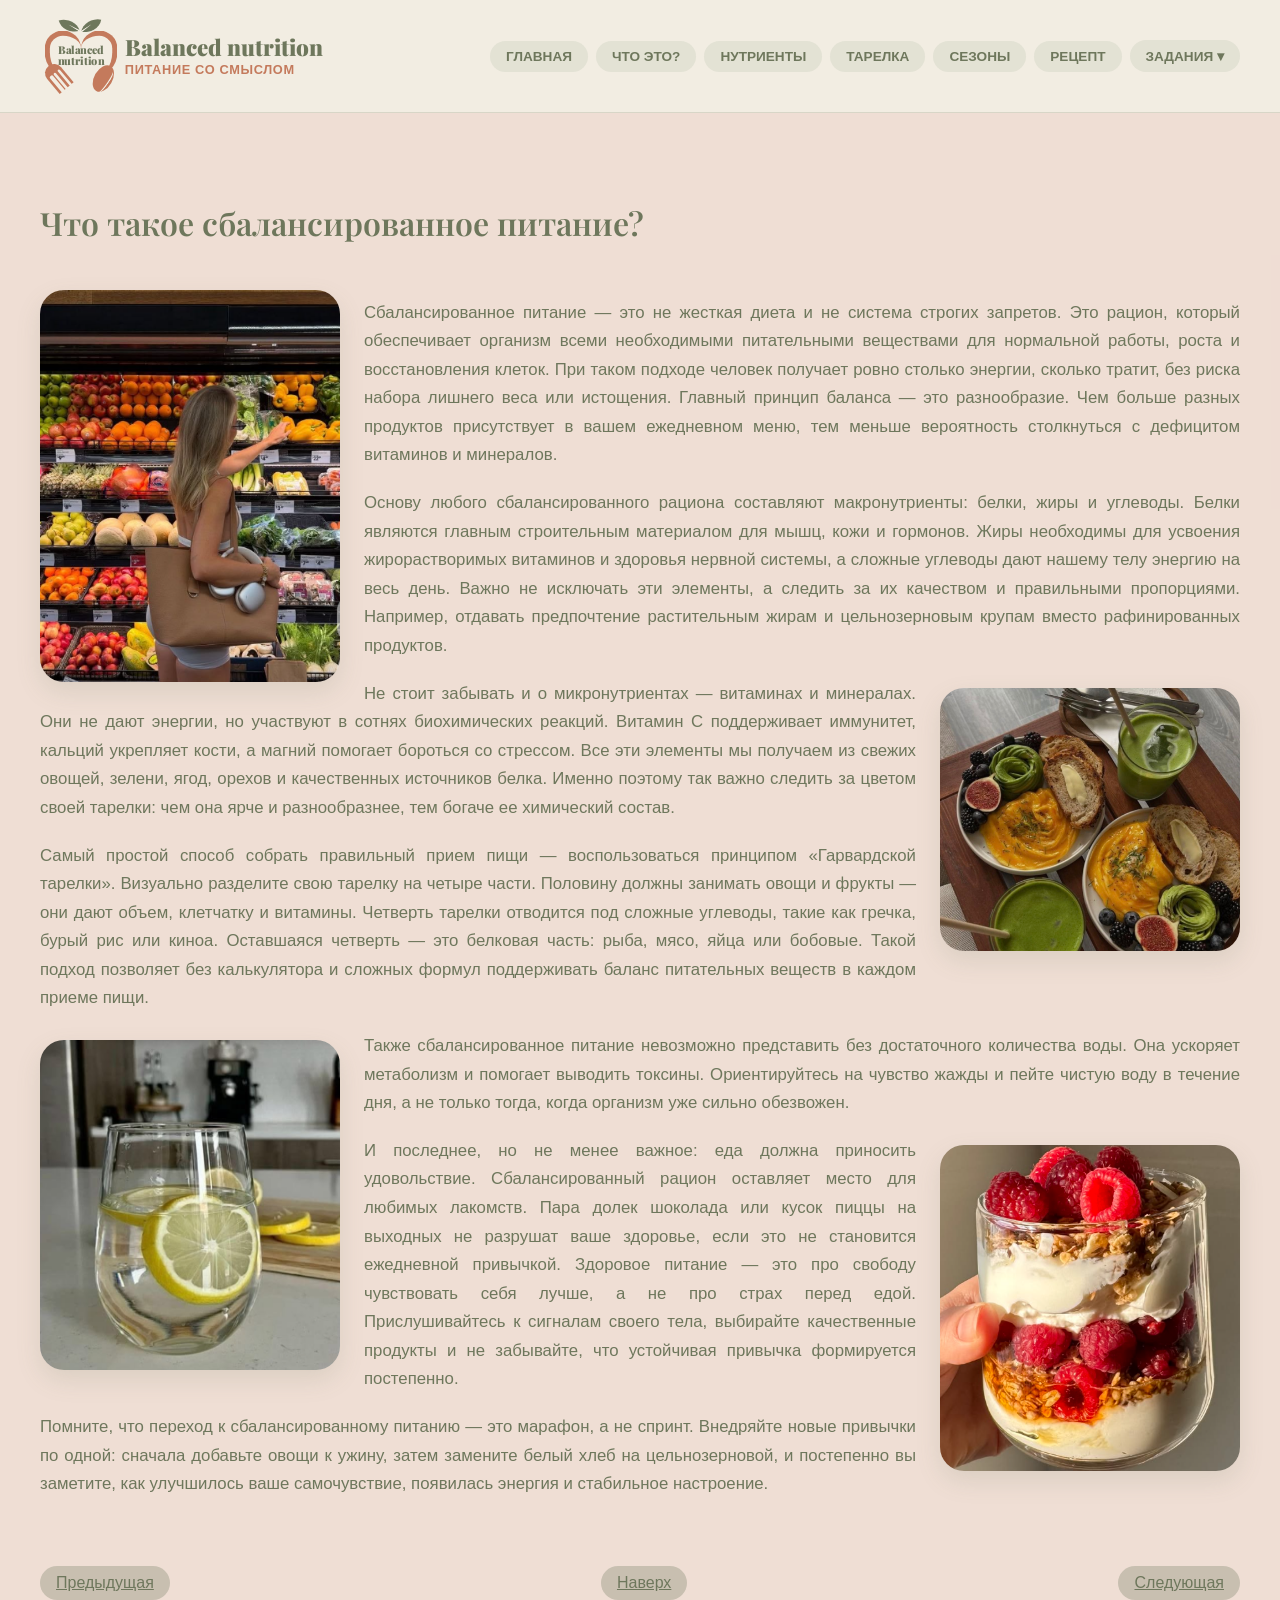
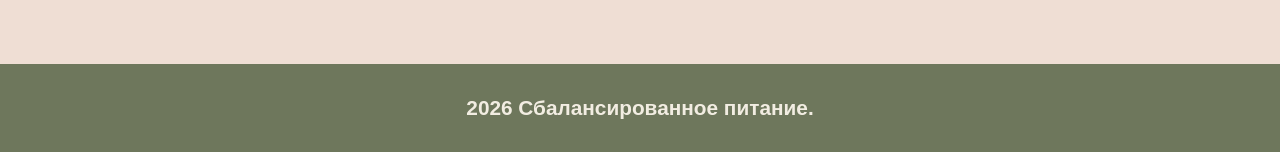
<file: html/what.html>
<!DOCTYPE html>
<html lang="ru">
<head>
    <meta charset="utf-8">
    <meta name="viewport" content="width=device-width, initial-scale=1.0">
    <title>Что такое сбалансированное питание?</title>
    <!-- [if IE]>
    <script>
        document.createElement('header');
        document.createElement('nav');
        document.createElement('section');
        document.createElement('article');
        document.createElement('aside');
        document.createElement('footer');
    </script>
    <![endif] -->
        <link rel="stylesheet" href="../style.css">
        <link rel="stylesheet" href="logotip.css">
        <link href="https://fonts.googleapis.com/css2?family=Playfair+Display:wght@900&display=swap" rel="stylesheet">
</head>
<body>
    <header class="site-header">
        <div class="site-header__inner">
        
        <div class="header-brand">
            
            <a href="../index.html" class="logo-css" aria-label="На главную">
                <div class="logo-css__leaves">
                    <div class="logo-css__leaf left"></div>
                    <div class="logo-css__leaf right"></div>
                </div>
                <div class="logo-css__heart">
                    <div class="logo-css__heart-lobe left"></div>
                    <div class="logo-css__heart-lobe right"></div>
                    <div class="logo-css__fork">
                        <div class="logo-css__fork-base"></div>
                        <div class="logo-css__tine g1"></div>
                        <div class="logo-css__tine g2"></div>
                        <div class="logo-css__tine g3"></div>
                    </div>
                    <div class="logo-css__spoon">
                        <div class="logo-css__spoon-highlight"></div>
                    </div>
                    <div class="text">Balanced<br>nutrition</div>
                </div>
            </a>

            <div class="logo-css__text">
                <span class="logo-css__title">Balanced nutrition</span>
                <span class="logo-css__subtitle">питание со смыслом</span>
            </div>
            
        </div>
            
            <nav>
                <ul class="main-menu">
                    <li><a href="../index.html" title="Главная">Главная</a></li>
                    <li><a href="what.html" title="Что такое сбалансированное питание">Что это?</a></li>
                    <li><a href="nutrients.html" title="Нутриенты">Нутриенты</a></li>
                    <li><a href="plate.html" title="Гарвардская тарелка">Тарелка</a></li>
                    <li><a href="seasons.html" title="Питание по сезонам">Сезоны</a></li>
                    <li><a href="recipe.html" title="Рецепт">Рецепт</a></li>
                    
                    <li class="dropdown">
                        <a href="#" class="dropdown-toggle" tabindex="0">Задания ▾</a>
                        <ul class="dropdown-menu">
                            <li><a href="drawing.html">Рисунок CSS</a></li>
                            <li><a href="animation.html">Flexbox-ролик</a></li>
                            <li><a href="dom_test.html">DOM-тест</a></li>
                        </ul>
                    </li>
                </ul>
            </nav>
        </div>
    </header>

    <main class="main-content">

        <section class="why">
            <div class="why__inner">
                
                <h2 class="why__title">Что такое сбалансированное питание?</h2>

                <div class="article-text">
                    
                    <img src="../img/photo5.webp" alt="Овощи и фрукты" class="float-img float-left">
                    <p>Сбалансированное питание — это не жесткая диета и не система строгих запретов. 
                        Это рацион, который обеспечивает организм всеми необходимыми питательными веществами для нормальной 
                        работы, роста и восстановления клеток. При таком подходе человек получает ровно столько энергии, сколько 
                        тратит, без риска набора лишнего веса или истощения. Главный принцип баланса — это разнообразие. Чем больше 
                        разных продуктов присутствует в вашем ежедневном меню, тем меньше вероятность столкнуться с дефицитом витаминов и минералов.</p>
                    
                    <p>Основу любого сбалансированного рациона составляют макронутриенты: белки, жиры и углеводы. Белки являются 
                        главным строительным материалом для мышц, кожи и гормонов. Жиры необходимы для усвоения жирорастворимых 
                        витаминов и здоровья нервной системы, а сложные углеводы дают нашему телу энергию на весь день. Важно не 
                        исключать эти элементы, а следить за их качеством и правильными пропорциями. Например, отдавать предпочтение 
                        растительным жирам и цельнозерновым крупам вместо рафинированных продуктов.</p>
                    
                    <img src="../img/photo6.webp" alt="Здоровый перекус" class="float-img float-right">
                    <p>Не стоит забывать и о микронутриентах — витаминах и минералах. Они не дают энергии, но участвуют в сотнях 
                        биохимических реакций. Витамин C поддерживает иммунитет, кальций укрепляет кости, а магний помогает бороться со 
                        стрессом. Все эти элементы мы получаем из свежих овощей, зелени, ягод, орехов и качественных источников белка. 
                        Именно поэтому так важно следить за цветом своей тарелки: чем она ярче и разнообразнее, тем богаче ее химический состав.</p>
                    
                    
                    <p>Самый простой способ собрать правильный прием пищи — воспользоваться принципом «Гарвардской тарелки». Визуально 
                        разделите свою тарелку на четыре части. Половину должны занимать овощи и фрукты — они дают объем, клетчатку и 
                        витамины. Четверть тарелки отводится под сложные углеводы, такие как гречка, бурый рис или киноа. Оставшаяся 
                        четверть — это белковая часть: рыба, мясо, яйца или бобовые. Такой подход позволяет без калькулятора и сложных 
                        формул поддерживать баланс питательных веществ в каждом приеме пищи.</p>
                    
                    <img src="../img/photo7.webp" alt="Цельнозерновые продукты" class="float-img float-left">
                    <p>Также сбалансированное питание невозможно представить без достаточного количества воды. Она ускоряет метаболизм 
                        и помогает выводить токсины. Ориентируйтесь на чувство жажды и пейте чистую воду в течение дня, а не только тогда, 
                        когда организм уже сильно обезвожен.</p>

                    <img src="../img/photo8.webp" alt="Сбалансированное питание" class="float-img float-right">
                    <p>И последнее, но не менее важное: еда должна приносить удовольствие. Сбалансированный рацион оставляет место для любимых 
                        лакомств. Пара долек шоколада или кусок пиццы на выходных не разрушат ваше здоровье, если это не становится ежедневной 
                        привычкой. Здоровое питание — это про свободу чувствовать себя лучше, а не про страх перед едой. Прислушивайтесь к 
                        сигналам своего тела, выбирайте качественные продукты и не забывайте, что устойчивая привычка формируется постепенно.</p>
                    <p>Помните, что переход к сбалансированному питанию — это марафон, а не спринт. Внедряйте новые привычки по одной: 
                        сначала добавьте овощи к ужину, затем замените белый хлеб на цельнозерновой, и постепенно вы заметите, как улучшилось 
                        ваше самочувствие, появилась энергия и стабильное настроение.</p>

                </div>
                <div class="nav-buttons">
                    <a href="../index.html" class="btn_glav">Предыдущая</a>
                    
                    <a href="#top" class="btn_glav">Наверх</a>
                    
                    <a href="nutrients.html" class="btn_glav">Следующая</a>
                </div>
        </section>

    </main>

    <footer class="site-footer">
        <div class="site-footer__inner">
            <div class="footer-text">2026 Сбалансированное питание.</div>
        </div>
    </footer>
</body>
</html>
</file>
<file: style.css>
*, *::before, *::after { 
    box-sizing: border-box; 
}

html { 
    font-size: 16px; 
    scroll-behavior: smooth; 
}

body { 
    margin: 0; 
    font-family: 'Manrope', sans-serif; 
    background-color: #F2EDE2; 
    color: #6E775C; 
    min-height: 100vh;
    display: flex;
    flex-direction: column;
}

.nav-buttons {
    display: flex;
    justify-content: space-between; 
    align-items: center; 
    flex-wrap: wrap; 
    gap: 1rem;   
    margin-top: 3rem;
    width: 100%;
}

.nav-buttons .btn_glav {
    margin-bottom: 0;
    text-align: center;
}

.btn_glav {
    display: inline-block;
    padding: 0.5rem 1rem;
    margin-bottom: 1rem;
    background-color: #6e775c4d; 
    color: #6E775C;
    border-radius: 1.5rem;
    transition: background 0.2s, color 0.2s;
}
.btn_glav:hover {
    background-color: #6e775cbf; 
    color: #F2EDE2;
}


.site-header {
    background: #F2EDE2; 
    padding: 1rem 2rem;
    position: sticky;
    top: 0;
    z-index: 10;
    border-bottom: 1px solid rgba(110, 119, 92, 0.2);
}

.site-header__inner {
    max-width: 75rem;
    margin: 0 auto;
    display: flex;
    justify-content: space-between;
    align-items: center;
}


.main-menu {
    display: flex;
    flex-wrap: wrap; 
    gap: 0.5rem;
    list-style: none;
    margin: 0;
    padding: 0;
    align-items: center;
}

.main-menu > li > a {
    display: block;
    padding: 0.5rem 1rem;
    background: rgba(167, 181, 156, 0.2); 
    border-radius: 1.5rem;
    font-size: 0.85rem;
    font-weight: 600;
    color: #6E775C;
    text-decoration: none;
    text-transform: uppercase;
    transition: background 0.2s, color 0.2s;
    white-space: nowrap;
}

.main-menu > li > a:hover {
    background: #6E775C; 
    color: #F2EDE2; 
}


.dropdown { 
    position: relative; 
}

.dropdown-toggle { 
    cursor: pointer; 
}

.dropdown-menu {
    display: none;
    position: absolute;
    top: 100%;
    right: 0;
    padding: 0.5rem 0;
    margin-top: 0.5rem;
    background: #F2EDE2;
    border: 1px solid rgba(110, 119, 92, 0.3);
    border-radius: 1rem;
    box-shadow: 0 0.5rem 1rem rgba(110, 119, 92, 0.15);
    list-style: none;
    min-width: 12rem;
    z-index: 20;
}

.dropdown-menu a {
    display: block;
    padding: 0.6rem 1.2rem;
    font-size: 0.85rem;
    font-weight: 500;
    color: #6E775C;
    text-decoration: none;
    transition: background 0.2s;
}

.dropdown-menu a:hover {
    background: #A7B59C;
    color: #fff;
}

.dropdown:hover .dropdown-menu,
.dropdown:focus-within .dropdown-menu {
    display: block;
    animation: fadeIn 0.2s ease-in-out;
}

@keyframes fadeIn {
    from { opacity: 0; transform: translateY(-0.5rem); }
    to { opacity: 1; transform: translateY(0); }
}


.main-content { 
    flex: 1; 
}

.hero {
    padding: 4rem 2rem;
    background-color: #efe7d6c8; 
}

.hero__inner {
    max-width: 75rem;
    margin: 0 auto;
    display: flex;
    flex-direction: column;
    align-items: center;
    gap: 3rem;
}

.hero__slogan {
    max-width: clamp(7rem, 90%, 50rem);
    margin: 0 auto;
    font-family: 'Playfair Display', serif; 
    font-size: clamp(1.3rem, 3.5vw, 2.5rem);    
    font-weight: 600;
    line-height: 1.22;
    color: #6E775C;                        
    text-align: center;
    letter-spacing: -0.02em;
}

.hero__slogan-highlight {
    background: linear-gradient(transparent 62%, rgba(196, 122, 92, 0.38) 62%);
}

.hero__images {
    width: 100%;
    display: flex;
    flex-wrap: wrap;          
    justify-content: center;  
    gap: 1.5rem;              
}

.hero__img {
    width: calc((100% - 3rem) / 3); 
    max-width: calc((100% - 3rem) / 3);
    min-width: 130px; 
    aspect-ratio: 1 / 1;      
    object-fit: cover;        
    border-radius: 50%;       
    background-color: #a7b59c00; 
}

.why {
    padding: 4rem 2rem;
    background-color: rgba(231, 185, 178, 0.3); 
}

.why__inner {
    max-width: 75rem;
    margin: 0 auto;
}

.why__title {
    font-family: 'Playfair Display', serif;
    font-size: clamp(1.5rem, 2.5vw, 2.8rem);
    font-weight: 600;
    color: #6E775C;
    line-height: 1.2;
    margin-bottom: 2.5rem;
}

.why__layout {
    display: flex;
    flex-wrap: wrap;          
    gap: 4rem;                
    align-items: center;      
    justify-content: space-between; 
}

.why__text {
    flex: 1 1 50%;
    color: #6E775C;
    font-size: clamp(0.9rem, 1.1vw, 1.3rem);
    line-height: 1.7;
    min-width: 150px;
}

.why__text p {
    margin-bottom: 1.2rem;
}

.why__list {
    list-style: none; 
    padding: 0;
    margin: 2rem 0 0 0;
}

.why__list li {
    position: relative;
    padding-left: 2rem;
    margin-bottom: 1rem;
    overflow-wrap: break-word;
}

.why__list li::before {
    content: '✓';
    position: absolute;
    left: 0;
    top: 0;
    color: #C47A5C;
    font-weight: 900;
    font-size: 1.2rem;
}

.why__image-wrap {
    flex: 1 1 30%;            
    min-width: 150px;
    display: flex;
    justify-content: center;
    max-width: 15rem; 
}

.why__img {
    width: 100%;
    max-width: 100%; 
    height: auto;
    border-radius: 1.5rem; 
    object-fit: cover; 
}


.site-footer {
    background: #6E775C;
    padding: 2rem 2rem;
    margin-top: auto;
}

.site-footer__inner {
    max-width: 75rem;
    margin: 0 auto;
    display: flex;
    justify-content: center;
    width: 100%; 
}

.footer-text { 
    color: #F2EDE2;
    font-size: clamp(0.7rem, 2vw, 1.3rem);
    font-weight: 600;
}


.article-text {

    display: flow-root; 
    color: #6E775C;
    font-size: 1.05rem;
    line-height: 1.7;
    text-align: justify; 
}

.article-text p {
    margin-bottom: 1.2rem;
}


.float-img {
    width: 45%; 
    max-width: 300px;
    height: auto;
    border-radius: 1.5rem;
    box-shadow: 0 10px 25px rgba(110, 119, 92, 0.15);
    margin-bottom: 0.5rem;
}


.float-left {
    float: left;
    margin-right: 1.5rem;
    margin-top: 0.5rem;
}

.float-right {
    float: right;
    margin-left: 1.5rem;
    margin-top: 0.5rem;
}


.nutrient-category {
    font-family: 'Playfair Display', serif;
    font-size: clamp(1.4rem, 2.3vw, 2rem);
    font-weight: 600;
    color: #6E775C;
    margin-top: 4rem;
    margin-bottom: 1.5rem;
    line-height: 1.2;
}


.nutrient-intro {
    margin-bottom: 2rem;
}

.nutrient-block {
    margin-bottom: 3rem;
}

.nutrient-title {
    font-family: 'Playfair Display', serif;
    font-size: clamp(1.2rem, 1.7vw, 1.8rem);
    font-weight: 600;
    color: #6E775C;
    margin-bottom: 1rem;
    margin-top: 0;
}


.nutrient-title--spaced {
    margin-top: 2rem;
}
.nutrient-title--small {
    font-size: 1.3rem;
    margin-top: 1.5rem;
}

.nutrient-sources {
    margin-top: 1rem;
}

.recipe-steps {
    padding-left: 1.5rem;
    margin-top: 0;
    margin-bottom: 1rem;
}

.recipe-steps li {
    margin-bottom: 0.8rem;
    padding-left: 0.5rem;
    font-size: clamp(0.9rem, 1.1vw, 1.3rem);
    line-height: 1.6;
}

.recipe-steps li::marker {
    color: #C47A5C;
    font-weight: bold;
}



@media (max-width: 900px) {
    .site-header__inner { 
        flex-direction: column; 
        gap: 1rem; 
    }
    .main-menu { 
        justify-content: center; 
    }
    
    .hero__img {
        width: calc((100% - 1.5rem) / 2);
        max-width: calc((100% - 1.5rem) / 2);
    }

    .why__layout {
        flex-direction: column; 
        gap: 2.5rem;
    }
    .why__text, 
    .why__image-wrap {
        flex: 1 1 100%;         
        min-width: 0;
    }
}


@media (max-width: 600px) {
    .main-menu > li > a { 
        font-size: 0.75rem; 
        padding: 0.4rem 0.8rem; 
    }
    
    .hero__img {
        width: calc((100% - 1.5rem) / 2); 
    }
    .why__title {
        font-size: 1.5rem; 
    }
    .why__text {
        font-size: 0.9rem; 
    }
    .article-text {
        font-size: 0.9rem; 
        text-align: left; 
    }
    
    .float-img {
        float: none;
        width: 100%;
        max-width: 100%;
        margin: 1.5rem 0; 
        display: block;
    }
    .nav-buttons {
        flex-direction: column; 
        gap: 0.8rem;
    }
    
    .nav-buttons .btn_glav {
        width: 100%;
    }
}


@media (max-width: 300px) {
    .hero {
        padding: 2rem 0.6rem; 
    }
    .hero__slogan{
        font-size: 0.8rem;
    }
    .hero__img {
        width: 100%;        
        max-width: 100%;
        min-width: 0;       
    }
    
    .why {
        padding: 1rem 0.6rem; 
    }
    .why__layout {
        gap: 1.5rem; 
    }
    .why__title {
        font-size: 0.8rem; 
    }
    .why__text {
        font-size: 0.8rem; 
    }
    .why__list li {
        padding-left: 1.3rem;
    }
    .why__img {
        border-radius: 1rem;
    }
    .site-footer{
        padding: 1rem 0.6rem;
    }
    .footer-text {
        font-size: 0.8rem; 
    }
    .article-text {
        text-align: left;
        font-size: 0.8rem;
    }
    .nutrient-category{
        font-size: 0.8rem;
    }
    .nutrient-title{
        font-size: 0.8rem;
    }
}
</file>
<file: html/logotip.css>
.header-brand {
  display: flex;
  align-items: center;
  gap: 0.3rem;
}


.logo-css {
  display: inline-block;
  position: relative; 
  width: 5em; 
  height: 5em;
  flex-shrink: 0;
  text-decoration: none;
  font-size: 1rem; 
}

.logo-css__leaves {
  position: absolute;
  top: 0.2em; 
  left: 50%;
  transform: translateX(-45%);
  width: 2.5em; 
  height: 1.25em;
  scale: 1.1;
}

.logo-css__leaf {
  position: absolute;
  width: 1em;
  height: 0.875em;
  background-color: #6e775c;
  top: 0;
}

.logo-css__leaf.left {
  left: 0.125em;
  border-radius: 0 100% 0 100%;
  transform: rotate(-15deg);
}

.logo-css__leaf.right {
  right: 0.125em;
  border-radius: 100% 0 100% 0;
  transform: rotate(10deg);
}

.logo-css__leaf::after {
  content: '';
  position: absolute;
  width: 0.1em; 
  height: 0.75em;
  background-color: #f2ede2;
  clip-path: polygon(0% 100%, 100% 100%, 50% 0%);
}

.logo-css__leaf.left::after {
  bottom: -0.1em;
  right: 0.2em;
  transform: rotate(-45deg);
}

.logo-css__leaf.right::after {
  bottom: -0.1em;
  left: 0.2em;
  transform: rotate(45deg);
}

.logo-css__heart {
  position: absolute;
  top: 1.375em; 
  left: 50%;
  transform: translateX(-37%);
  width: 3.5em; 
  height: 3.125em;
  scale: 1.3;
}

.logo-css__heart-lobe {
  position: absolute;
  width: 1.75em;
  height: 2.25em;
  border: 0.25em solid #c47a5c;
  top: 0;
}

.logo-css__heart-lobe.left {
  left: 0;
  border-right: none;
  border-bottom: none;
  border-radius: 0.875em 0.875em 0 0;
  border-bottom-left-radius: 1.2em;
}

.logo-css__heart-lobe.right {
  right: 0;
  border-left: none;
  border-bottom: none;
  border-radius: 0.875em 0.875em 0 0;
  border-bottom-right-radius: 1.2em;
}

.logo-css__fork {
  position: absolute;
  bottom: 0;
  left: 0.125em;
  width: 1.2em;
  height: 1.625em;
  transform: rotate(-40deg);
  overflow: hidden;
}

.logo-css__fork-base {
  position: absolute;
  top: 0;
  left: 0.125em;
  width: 0.85em;
  height: 1.4em;
  background-color: #c47a5c;
  border-radius: 0.5em 0.5em 0 0;
}

.logo-css__tine {
  position: absolute;
  background-color: #f2ede2;
  width: 0.15em;
  height: 1.125em;
  border-radius: 0.075em 0.075em 0 0;
  bottom: 0.0625em;
}

.logo-css__tine.g1 { left: 0.27em; }
.logo-css__tine.g2 { left: 0.5em; }
.logo-css__tine.g3 { left: 0.75em; }

.logo-css__spoon {
  position: absolute;
  bottom: 0.125em;
  right: 0.2em;
  width: 0.9em;
  height: 1.4em;
  background-color: #c47a5c;
  border-radius: 50%;
  transform: rotate(30deg);
}

.logo-css__spoon-highlight {
  position: absolute;
  bottom: 0.5em;
  left: 0em;
  width: 1.2em;
  height: 0.3em;
  border-bottom: 0.075em solid #f2ede2;
  border-radius: 50%;
  transform: rotate(-85deg);
}


.text {
  position: absolute;
  font-family: 'Playfair Display', cursive;
  top: 38%;
  left: 50%;
  transform: translate(-50%, -50%);
  text-align: center;
  font-size: 0.52em; /* 2.4 / 5 = 0.48 */
  font-weight: 900;
  color: #6e775c;
  line-height: 1.1;
  z-index: 10;
  white-space: nowrap;
}


.logo-css__text {
  display: flex;
  flex-direction: column;
  line-height: 1.1;
}

.logo-css__title {
  font-family: 'Playfair Display', serif;
  font-weight: 900;
  font-size: clamp(0.75rem, 2vw + 0.5rem, 1.4rem);
  color: #6E775C;
}

.logo-css__subtitle {
  font-family: 'Manrope', sans-serif;
  font-weight: 600;
  font-size: clamp(0.5rem, 1vw + 0.4rem, 0.8rem);
  text-transform: uppercase;
  letter-spacing: 0.05em;
  color: #C47A5C;
  margin-top: 0.2rem;
}
</file>
<file: html/animation.css>
* { 
    box-sizing: border-box; 
}


main{
    padding: 2rem 2rem;
    background-color: #efe7d6c8; 
}

.flexbox {
    font-size: 10px;
    width: 20em;
    height: 20em;
    background: linear-gradient(to bottom, #ffffff, #388622);
    overflow: hidden;
    position: relative;
    border: 0.4em solid #333;
    cursor: pointer;
}

.layer {
    position: absolute;
    inset: 0; 
    display: flex;
    flex-direction: row;
    align-items: flex-start;
    padding-top: 5em;
    opacity: 0;
    transition: opacity 0.3s ease;
    pointer-events: none;
}
.layer-static { 
    opacity: 1; 
}
.flexbox:hover .layer-static { 
    opacity: 0; 
}
.flexbox:hover .layer-hover  { 
    opacity: 1; 
}
.flexbox:active .layer-hover  { 
    opacity: 0; 
}
.flexbox:active .layer-active { 
    opacity: 1; 
}


.text1 {
    position: absolute;
    top: 0.5em;
    left: 0;
    width: 100%;
    text-align: center;
    font-family: sans-serif;
    font-size: 2em;
    color: #333;
}
.text1-active {
    top: 2.5em;
    transform: rotate(-30deg);
}


.boy {
    margin-left: 1.7em; 
    width: 10em;   
    height: 14em;
    object-fit: contain;
    transition: opacity 0.3s ease-in-out;
    transform-origin: center bottom;
}
.boy3 {
    width: 14em;   
    margin-left: 0;
}
.flexbox:active .layer-active .boy { 
    animation: fall-down 0.6s;
}
@keyframes fall-down {
    0% {
        transform: rotate(30deg);
        opacity: 0;
    }
    15% {
        opacity: 1;
    }
    100% {
        transform: rotate(0deg);
    }
}


.item {
    position: absolute;
    top: 0;
    left: 0;
    opacity: 0;
    pointer-events: none;  
    offset-distance: 0%;
    transition: opacity 0.3s ease-in-out; 
}
.item-img { 
    width: 100%;
    height: 100%;
    object-fit: contain;
    pointer-events: auto;
}
:root {
    --ball-path: "M 100 200 Q 20 180 20 70 Q 20 50 75 30 Q 150 20 160 160";
    
    /* --brick-path-hover: "M 210 70 Q 130 120 110 155"; */
    --brick-path-hover: "M 210 70 Q 100 100 110 155";
    
    --brick-path-active: "M 110 155 C 120 140, 125 135, 130 140 C 135 130, 135 125, 140 115 C 145 110, 155 105, 157 102 Q 210 90 215 85";
}
.ball {
    width: 4em;
    height: 4em;
    offset-path: path(var(--ball-path));
}
.box {
    width: 5em;
    height: 5em;
    offset-path: path(var(--brick-path-hover));
}
.flexbox:hover .item {
    opacity: 1;
    offset-rotate: 0deg;
    transition: offset-distance 2s ease-in-out, opacity 0.3s ease-in-out;
    offset-distance: 100%;
}
.flexbox:active .ball {
    opacity: 0;
}
.flexbox:active .box {
    opacity: 1;
    pointer-events: auto;
    offset-path: path(var(--brick-path-active));
    animation: fly-away 1.5s ease-out forwards;
}
@keyframes fly-away {
    0% { offset-distance: 0%; }
    100% { offset-distance: 100%; }
}
 .item-img:hover {
    animation: spin 1s linear infinite;
}
@keyframes spin {
    100% { transform: rotate(360deg); }
}


@keyframes shake {
    0%, 100% { transform: translateY(0); }
    50% { transform: translateY(-3px); }
}
.flexbox:active {
    animation: shake 0.3s infinite;
}
</file>
<file: html/dom_test.css>
* {
    box-sizing: border-box;
}

.glav{
    color: #363A19;
}
.glav:hover{
    color: #52582b;
}

main {
    font-family: 'Segoe UI', sans-serif;
    font-size: clamp(0.7rem, 1.3vw, 2.5rem);
    color: #363A19;
    background-color: #f5ecc9;
    margin: 0;
    padding: 2.5vh 2vw;
    display: flex;
    flex-direction: column;
    align-items: center;
    overflow-x: hidden;
}

.header, #quiz-container {
    width: 70vw;
}

h2, h3, a{
    margin-bottom: 0.5vh;
}

.header {
    background-color: #7a8a5f;
    padding-bottom: 2.5vh;
    border-radius: 0.6rem;
    text-align: center;
    margin-bottom: 2.5vh;
}


#stats {
    margin-bottom: 1.5vh;
    display: flex;
    justify-content: space-between;
    align-items: center;
    margin-top: 1vh;
    font-size: clamp(0.7rem, 1.3vw, 2.5rem);
    font-weight: bold;
    color: #363A19;
    display: none;
}


#quiz-container {
    display: flex;
    flex-direction: column;
    gap: 2.5vh;
}

.question-block {
    display: flex;
    flex-direction: column;
    gap: 1.5vh;
}
.question-content {
    display: flex;
    justify-content: space-between;
    align-items: center;
    font-size: clamp(0.7rem, 1.4vw, 3rem);
    background-color: #d69fb0;
    padding: 2vh 1.5vw;
    padding-right: 1vw;
    border-radius: 0.6rem;
    transition: all 0.3s ease;
    border: 0.15rem solid #d6849e;
}

.question-text {
    font-weight: 500;
}
.marker {
    flex-shrink: 0;  
    width: clamp(0.9rem, 2.2vw, 10rem);
    font-size: clamp(0.9rem, 2.2vw, 10rem);
    opacity: 0;
    transition: opacity 0.3s;
    text-align: center; 
}
.marker.correct   { color: #3df337; }
.marker.incorrect { color: #e74c3c; }
.marker.show      { opacity: 1; }

.answers-container {
    display: flex;
    flex-direction: row;
    flex-wrap: wrap;
    gap: 1.5vw;
    justify-content: space-between;
    align-items: flex-start;
    width: 70vw;
}
.answer-btn {
    background-color: #d8ecb9d9;
    border: 0.15rem solid #7a8a5f;
    outline: 0 solid #7a8a5f;
    padding: 2vh 1vw;
    border-radius: 0.5rem;
    cursor: pointer;
    transition: outline 0.1s, transform 0.5s,
                background-color 0.3s, border-color 0.3s, opacity 0.3s ease;
    display: flex;
    flex-direction: column;
    justify-content: center;
    text-align: center;
    user-select: none;
    font-size: clamp(0.7rem, 1.2vw, 3rem);
    width: clamp(6rem, 15vw, 20rem);
    min-height: 16vh;
}

.answer-btn:hover {
    outline: 0.2rem solid #7a8a5f;
}
.answer-btn:active {
    transform: scale(1.1);
}
.answer-btn.disabled {
    cursor: default;
    pointer-events: none;
}
.answer-btn.correct-expanded {
    background-color: #e8f8f5;
    border-color: #2ecc71;
    transform: scale(1.03);
}
.explanation {
    display: none;
    margin-top: 1.5vh;
    font-size: clamp(0.7rem, 1.1vw, 3rem);
    color: #27ae60;
    font-style: italic;
}
.answer-btn.correct-expanded .explanation {
    display: block;
}

.slide-right {
    transform: translateX(700vw);
    transition: transform 2s ease;
}
.answer-btn.fade-out {
    opacity: 0;
}
.answers-hidden {    
    display: none;
}

#end-message {
    display: none;
    font-size: clamp(0.7rem, 2vw, 3rem);
    font-weight: bold;
    color: #7a8a5f;
    text-align: center;
    margin-bottom: 2vh;
}

.question-content.clickable-end {
    cursor: pointer;
    border-color: #7a8a5f;
    border-style: dashed;
}
.question-content.clickable-end:hover {
    background-color: #d6849e;
}

.revealed-container {
    display: none;
    gap: 1.5vw;    
}
.revealed-answer {
    padding: 2vh 1vw;
    background-color: #e8f8f5;
    border: 0.15rem solid #2ecc71;
    border-radius: 0.5rem;
    font-size: clamp(0.7rem, 1.2vw, 3rem);
    text-align: center;
    width: clamp(6rem, 18vw, 19vw);
}
</file>
<file: html/pic.css>
* {
    box-sizing: border-box;
}

.main-content{
    padding: 2rem 2rem;
    background-color: #efe7d6c8; 
}

.drawing {
    position: relative;
    width: 200px;
    height: 200px;
    background-color: #ffffff;
    border: 10px solid #ffffff;
    box-shadow: 0px 0px 6px black;
    overflow: hidden;    
}

.sun-wrapper {
    position: absolute;
    top: 0px;
    left: 0px;
    width: 80px;
    height: 80px;
}

.sun-arc {
    position: absolute;
    border-radius: 50%;
    border: 4px solid #ffc400;
    box-shadow: 0 0 0 2px #ffa200;
}

.sun-arc-1 { width: 100px; height: 100px;  top: -50px; left: -50px;}
.sun-arc-2 { width: 80px; height: 80px; top: -40px; left: -40px; }
.sun-arc-3 { width: 60px; height: 60px; top: -30px; left: -30px; }
.sun-arc-4 { width: 40px; height: 40px; top: -20px; left: -20px; }
.sun-arc-5 { width: 20px; height: 20px; top: -10px; left: -10px; }

.clouds {
    position: absolute;
    top: 0px;
    right: 0px;
    width: 120px;
    height: 40px;
}

.cloud {
    position: absolute;
    border-radius: 50%;
    background: radial-gradient(circle at 30% 30%, #ffffff 0%, #b3cee4 30%, #64b5f6 60%, #0b4eb1 100%)
}

.cloud-1 { width: 48px; height: 33px; top: -10px; right: 65px; }
.cloud-2 { width: 48px; height: 33px; top: -15px; right: 30px; }
.cloud-3 { width: 48px; height: 33px; top: -18px; right: -5px; }

.bubble {
    position: absolute;
    border-radius: 50%;
    border: 3px solid #5daff1;
    background: radial-gradient(circle, #ffffff 0%, #b3cee4 50%, #6eacdf 80%, #35a5ef 100%);
}

.bubble-1 { width: 10px; height: 10px; top: 52px; right: 54px; }
.bubble-2 { width: 13px; height: 13px; top: 34px; right: 48px; }
.bubble-3 { width: 13px; height: 13px; top: 25px; right: 34px; }


.roof {
    position: absolute;
    width: 65px;
    height: 11px;
    background-color: #ef9309;
    top: 63px;
    left: 40px;
    border-radius: 1px 2px 0 0;
    clip-path: polygon(0 0, 100% 0, 85% 100%, 0 100%);
    z-index: 1;
}

.pillar {
    position: absolute;
    width: 6px;
    height: 37px;
    background-color: #ffb300;
    top: 73px;
    z-index: 0;
}

.pillar-left { left: 48px; }
.pillar-right { left: 82px; }

.steering-wheel {
    position: absolute;
    width: 50px;
    height: 50px;
    border: 7px solid #d32f2f;
    border-radius: 50%;
    top: 57px;
    left: 54px;
    border-top-color: transparent;
    border-right-color: transparent;
    border-left-color: transparent;
    transform: rotate(45deg); 
    z-index: 3;
}

.exhaust {
    position: absolute;
    width: 11px;
    height: 47px;
    top: 63px;
    left: 115px;   
    background: linear-gradient(to right, #ef8409 0%, #f3eee2 80%, #f3eee2 92%, #ef9309 100%);    
}

.body {
    position: absolute;
    width: 62px;
    height: 15px;
    left: 78px;
}
.body-top {
    background-color: #91d092;
    top: 93px;
    border-radius: 1px 1px 0 0;
    clip-path: polygon(0 0, 85% 0, 100% 100%, 0 100%);
    z-index: 4;
}

.body-bottom {
    background-color: #75bd76;
    top: 108px;
    border-radius: 0 0 1px 1px;
    clip-path: polygon(0 0, 100% 0, 85% 100%, 0 100%);
}

.chassis {
    position: absolute;
    width: 50px;
    height: 20px;
    top: 122px;
    left: 73px;
    z-index: 1;
    background: linear-gradient(to bottom, #a2715e 0%, #ffffff 50%, #d7ccc8 60%, #a2715e 100%)
}

.wheel {
    position: absolute;
    border-radius: 50%;
    background-color: #ffecb3;
    border-style: solid;
    border-color: #764e33;
    z-index: 2;
    
}

.wheel-back {
    width: 52px;
    height: 52px;
    border-width: 7px;
    top: 104px;
    left: 39px;
}

.wheel-front {
    width: 34px;
    height: 34px;
    border-width: 5px;
    top: 122px;
    left: 107px;
    transform: scale(1.2);
}

.wheel-center {
    position: absolute;
    top: 50%;
    left: 50%;
    transform: translate(-50%, -50%);
    width: 7px;
    height: 7px;
    background-color: #d32f2f;
    border-radius: 50%;
}

.wheel-front .wheel-center {
    width: 4px;
    height: 4px;
}

.grass {
    position: absolute;
    bottom: 0;
    left: 0px;
    width: 180px;
    height: 25px;
    background: repeating-linear-gradient(45deg, #e4ecde 0px, #a7df2d 12px);
}
</file>
